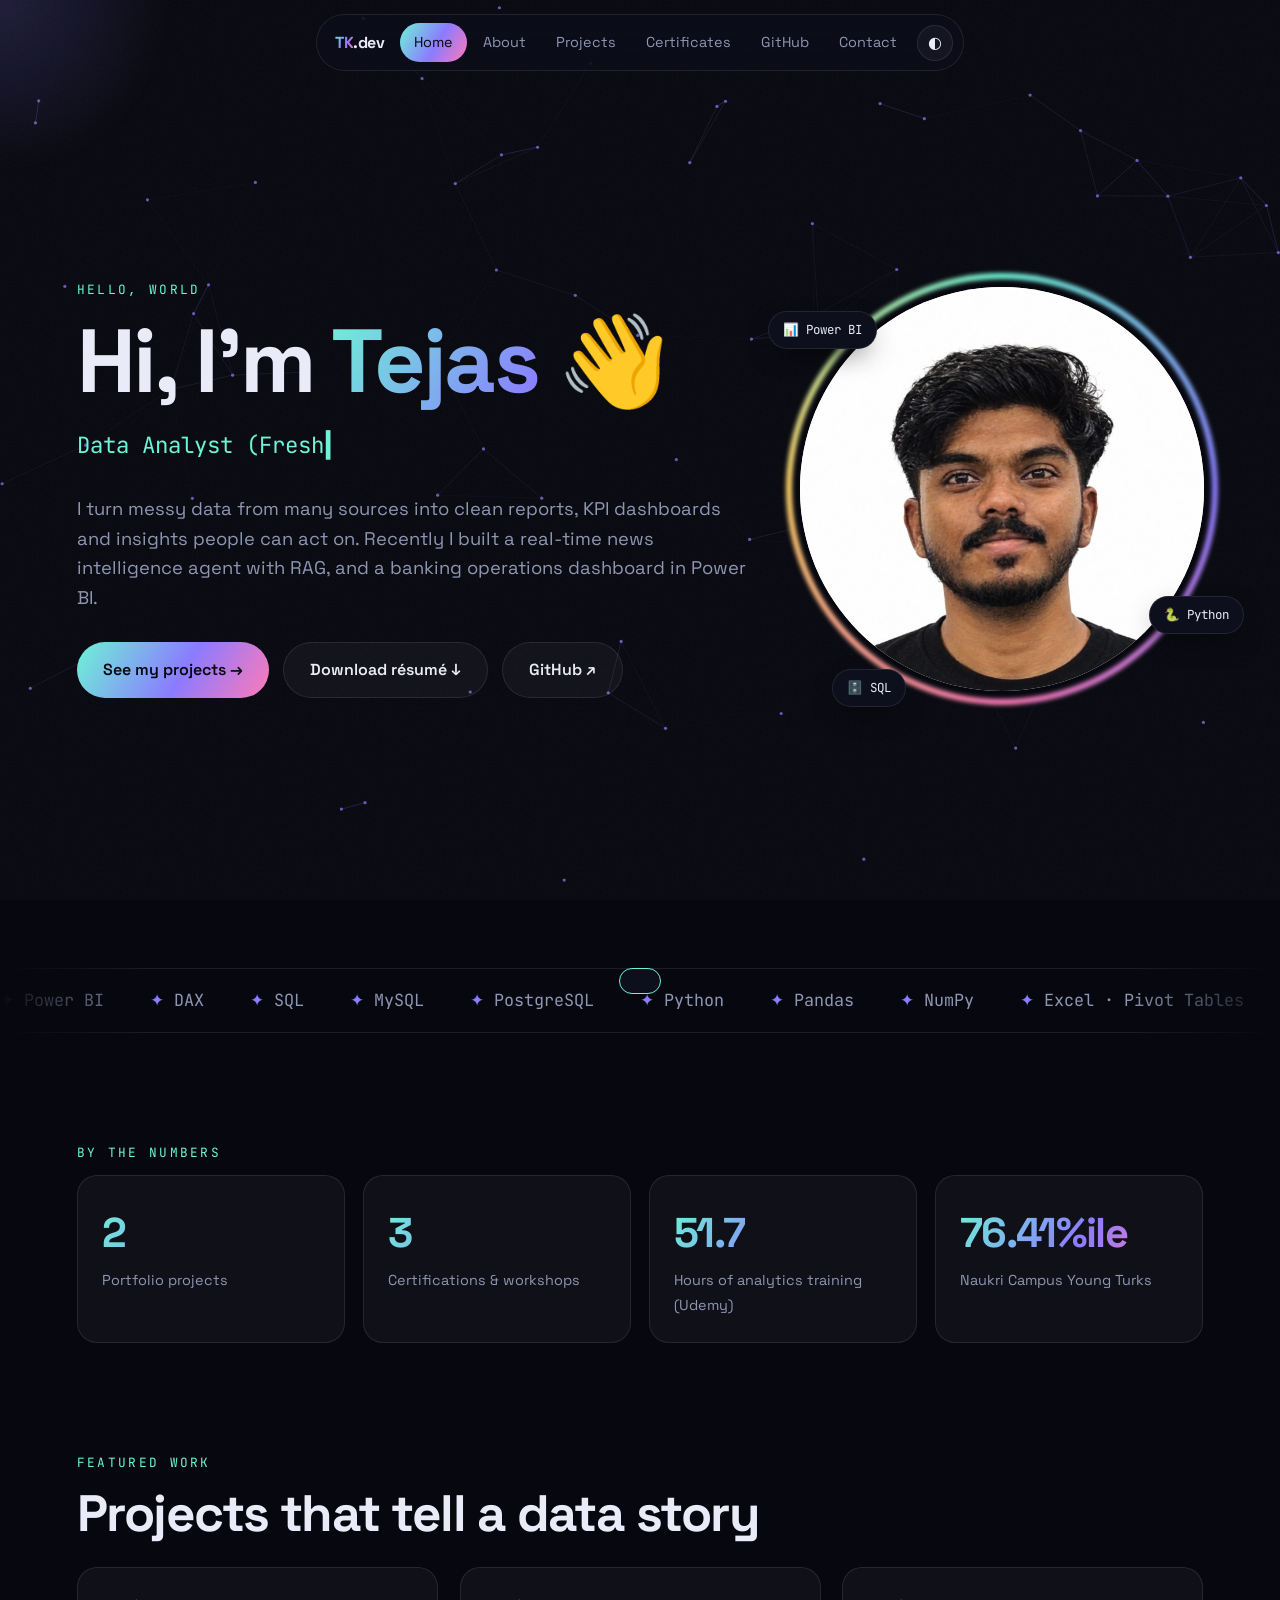
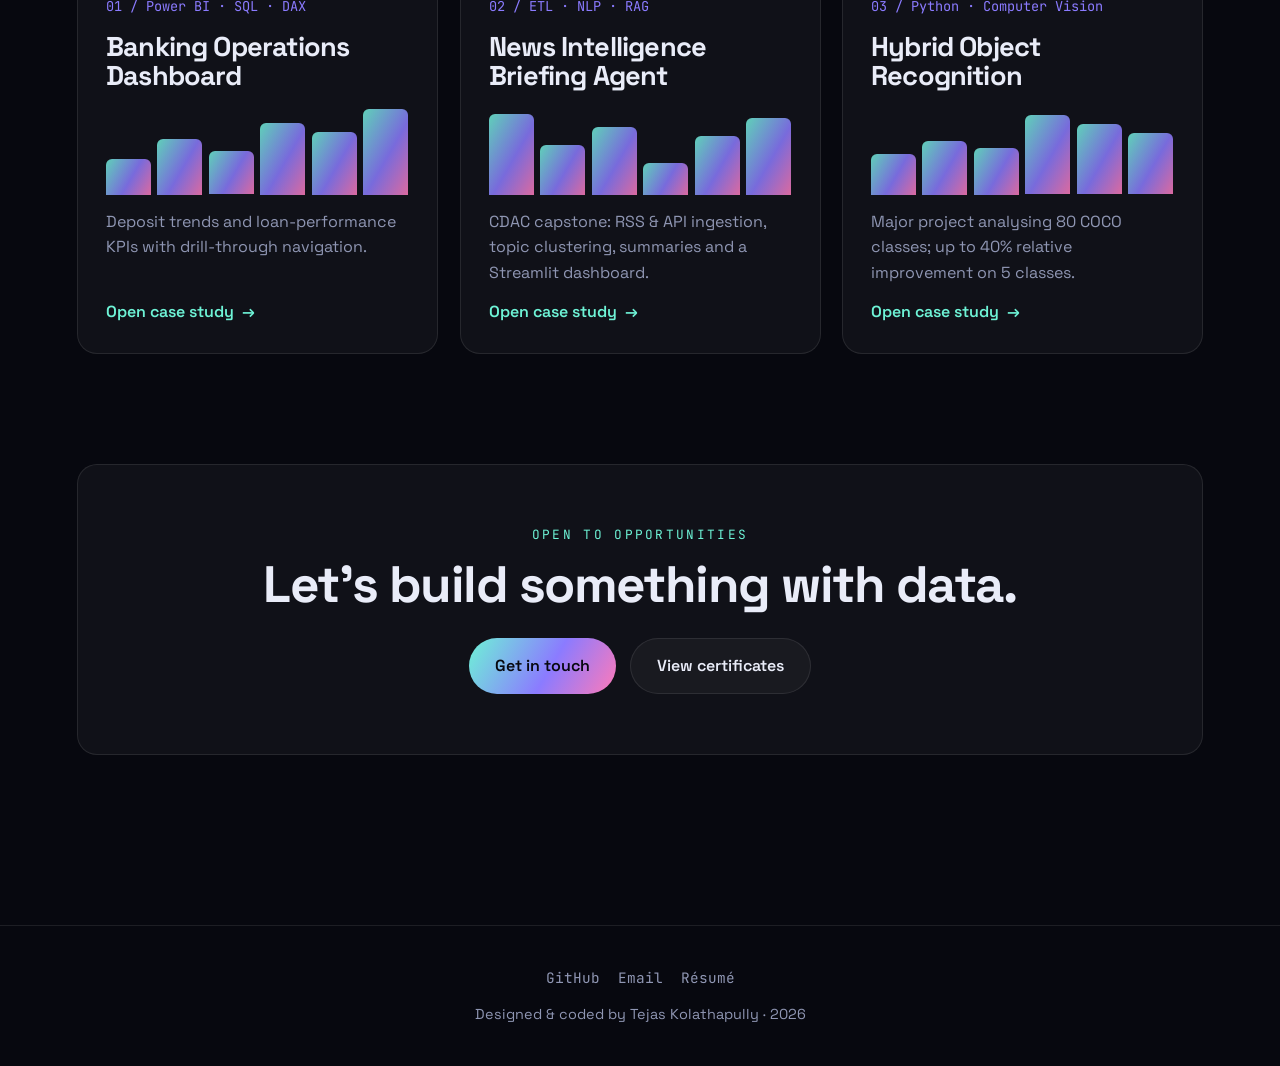
<file: index.html>
<!doctype html>
<html lang="en" data-theme="dark">
<head>
<meta charset="utf-8"><meta name="viewport" content="width=device-width,initial-scale=1">
<title>Tejas Kolathapully — Data Analyst &amp; Data Science Enthusiast</title>
<meta name="description" content="Portfolio of Tejas Kolathapully: Power BI, SQL, Python, ETL and analytics projects.">
<link rel="preconnect" href="https://fonts.googleapis.com"><link rel="preconnect" href="https://fonts.gstatic.com" crossorigin>
<link href="https://fonts.googleapis.com/css2?family=JetBrains+Mono:wght@400;600&family=Space+Grotesk:wght@400;500;700&display=swap" rel="stylesheet">
<link rel="stylesheet" href="style.css">
</head>
<body>
<main>
  <section class="hero">
    <div>
      <div class="eyebrow">Hello, world</div>
      <h1>Hi, I'm <span class="grad">Tejas</span> <span class="wave">👋</span></h1>
      <div class="typed" data-typed="Data Analyst (Fresher)|Power BI &amp; DAX dashboards|SQL &amp; ETL pipelines|Python · Pandas · NumPy|CDAC PG-CP BDA graduate"></div>
      <p class="lead">I turn messy data from many sources into clean reports, KPI dashboards and insights people can act on. Recently I built a real-time news intelligence agent with RAG, and a banking operations dashboard in Power BI.</p>
      <div class="row" style="margin-top:30px">
        <a class="btn primary" href="projects.html">See my projects →</a>
        <a class="btn" href="assets/Kolathapully_Tejas_resume.pdf" target="_blank">Download résumé ↓</a>
        <a class="btn" href="https://github.com/Tejaskolathapully" target="_blank" rel="noopener">GitHub ↗</a>
      </div>
    </div>
    <div class="photo-wrap tilt">
      <div class="ring"></div>
      <img src="assets/photo.jpg" alt="Portrait of Tejas Kolathapully">
      <span class="float-chip">📊 Power BI</span><span class="float-chip">🐍 Python</span><span class="float-chip">🗄️ SQL</span>
    </div>
  </section>

  <div class="marquee"><div class="track" id="mq"></div></div>

  <section>
    <div class="eyebrow reveal">By the numbers</div>
    <div class="stats">
      <div class="stat reveal"><b data-count="3">0</b><span>Portfolio projects</span></div>
      <div class="stat reveal d1"><b data-count="4">0</b><span>Certifications &amp; workshops</span></div>
      <div class="stat reveal d2"><b data-count="67.5" data-dec="1">0</b><span>Hours of analytics training (Udemy)</span></div>
      <div class="stat reveal d3"><b data-count="99.76" data-dec="2" data-suffix="%ile">0</b><span>Naukri Campus Young Turks</span></div>
    </div>
  </section>

  <section>
    <div class="eyebrow reveal">Featured work</div>
    <h2 class="reveal">Projects that tell a data story</h2>
    <div class="grid g3">
      <a class="card proj tilt reveal" href="project-banking.html">
        <span class="num">01 / Power BI · SQL · DAX</span><h3>Banking Operations Dashboard</h3>
        <div class="viz"><u style="--h:40%"></u><u style="--h:62%"></u><u style="--h:48%"></u><u style="--h:80%"></u><u style="--h:70%"></u><u style="--h:95%"></u></div>
        <p class="muted">Deposit trends and loan-performance KPIs with drill-through navigation.</p><span class="go">Open case study <i>→</i></span>
      </a>
      <a class="card proj tilt reveal d1" href="project-news.html">
        <span class="num">02 / ETL · NLP · RAG</span><h3>News Intelligence Briefing Agent</h3>
        <div class="viz"><u style="--h:90%"></u><u style="--h:55%"></u><u style="--h:75%"></u><u style="--h:35%"></u><u style="--h:65%"></u><u style="--h:85%"></u></div>
        <p class="muted">CDAC capstone: RSS &amp; API ingestion, topic clustering, summaries and a Streamlit dashboard.</p><span class="go">Open case study <i>→</i></span>
      </a>
      <a class="card proj tilt reveal d2" href="project-vision.html">
        <span class="num">03 / Python · Computer Vision</span><h3>Hybrid Object Recognition</h3>
        <div class="viz"><u style="--h:45%"></u><u style="--h:60%"></u><u style="--h:52%"></u><u style="--h:88%"></u><u style="--h:78%"></u><u style="--h:68%"></u></div>
        <p class="muted">Major project analysing 80 COCO classes; up to 40% relative improvement on 5 classes.</p><span class="go">Open case study <i>→</i></span>
      </a>
    </div>
  </section>

  <section class="card reveal" style="text-align:center;padding:60px 24px">
    <div class="eyebrow">Open to opportunities</div>
    <h2>Let's build something with data.</h2>
    <div class="row" style="justify-content:center"><a class="btn primary" href="contact.html">Get in touch</a><a class="btn" href="certificates.html">View certificates</a></div>
  </section>
</main>
<script>
  const sk=['Power BI','DAX','SQL','MySQL','PostgreSQL','Python','Pandas','NumPy','Excel · Pivot Tables','Tableau','ETL','EDA','Streamlit','RAG','Git & GitHub','Data Validation'];
  document.getElementById('mq').innerHTML=[...sk,...sk].map(s=>`<span>${s}</span>`).join('');
</script>
<script src="main.js"></script>
</body>
</html>
</file>
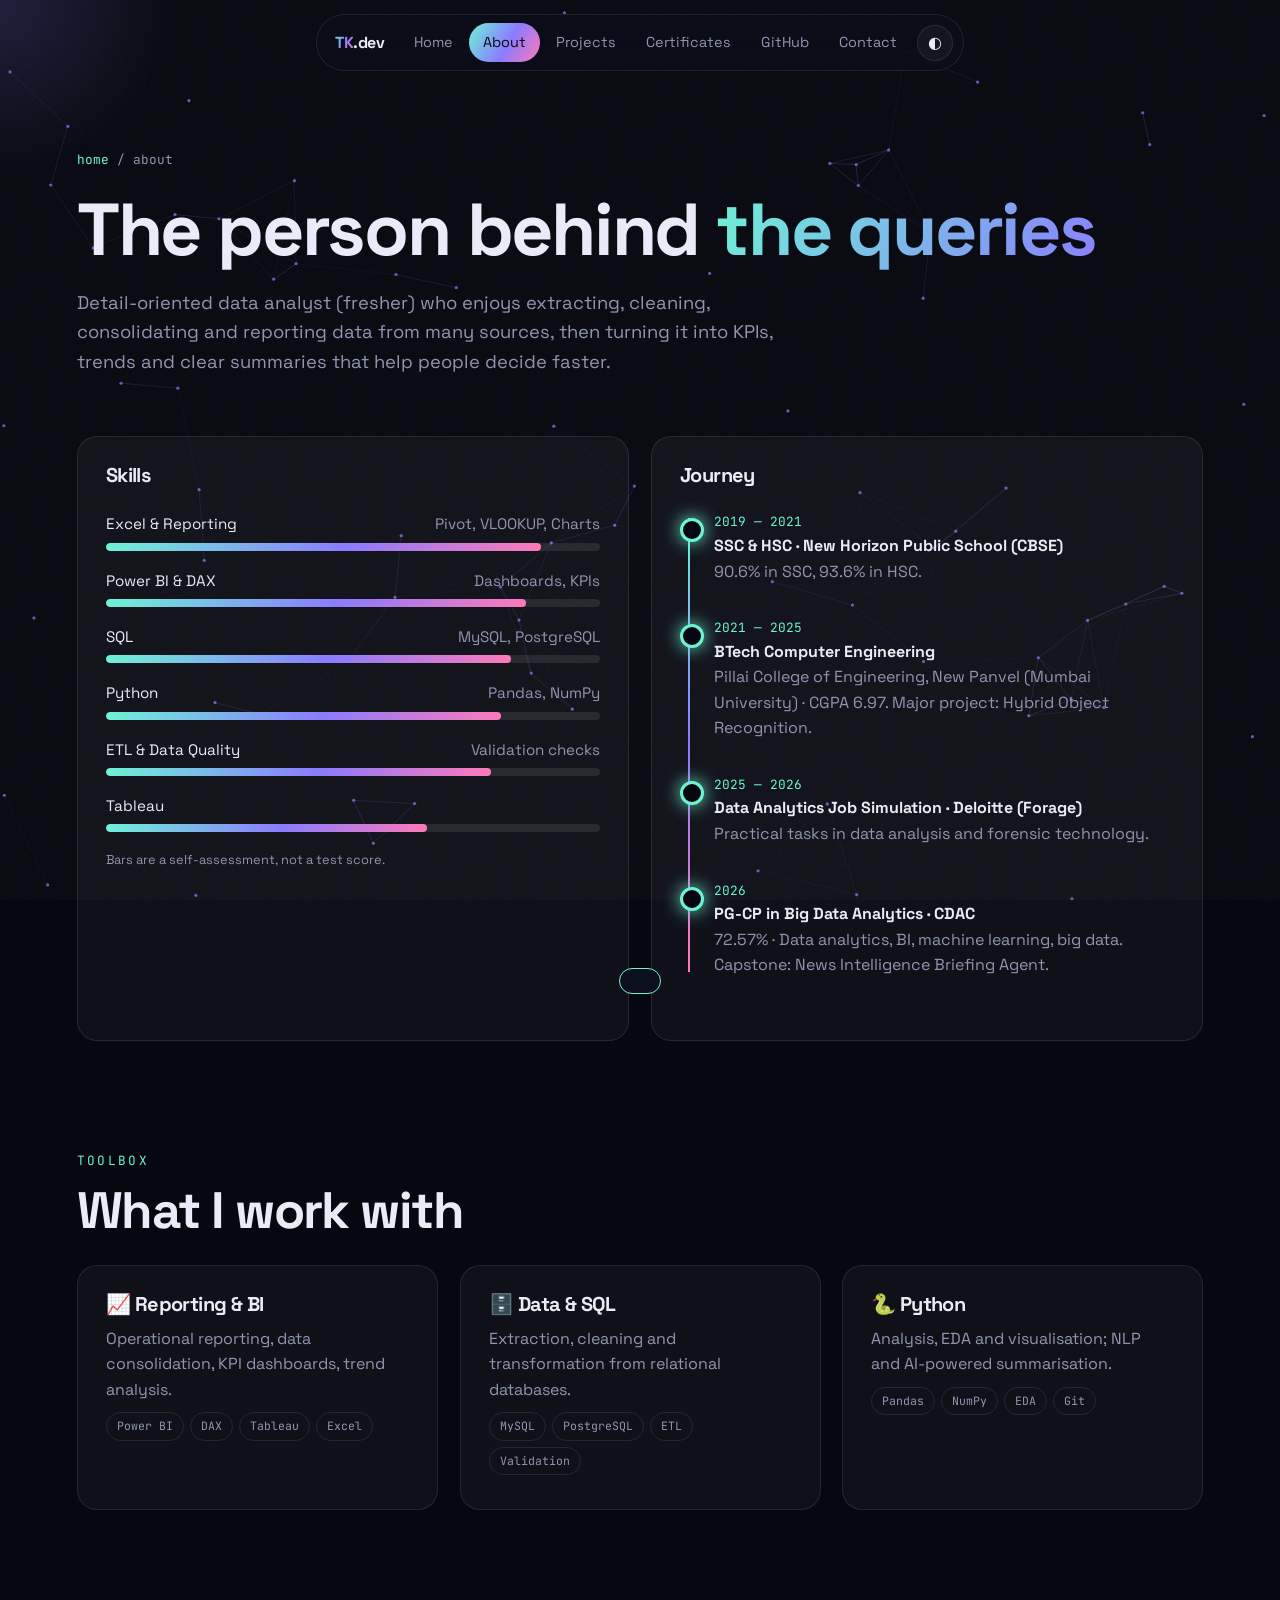
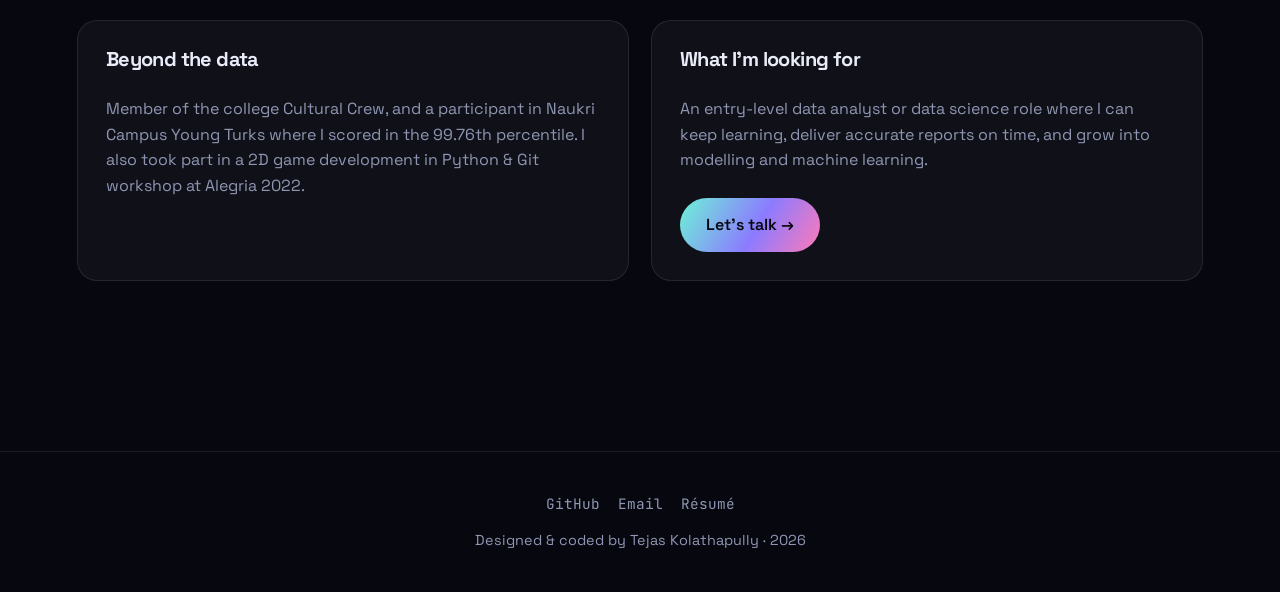
<file: about.html>
<!doctype html>
<html lang="en" data-theme="dark">
<head>
<meta charset="utf-8"><meta name="viewport" content="width=device-width,initial-scale=1">
<title>About — Tejas Kolathapully</title>
<link rel="preconnect" href="https://fonts.googleapis.com"><link rel="preconnect" href="https://fonts.gstatic.com" crossorigin>
<link href="https://fonts.googleapis.com/css2?family=JetBrains+Mono:wght@400;600&family=Space+Grotesk:wght@400;500;700&display=swap" rel="stylesheet">
<link rel="stylesheet" href="style.css">
</head>
<body>
<main>
  <div class="page-hero">
    <div class="crumbs"><a href="index.html">home</a> / about</div>
    <h1 class="reveal">The person behind <span class="grad">the queries</span></h1>
    <p class="lead reveal d1" style="margin-top:18px">Detail-oriented data analyst (fresher) who enjoys extracting, cleaning, consolidating and reporting data from many sources, then turning it into KPIs, trends and clear summaries that help people decide faster.</p>
  </div>

  <section class="grid g2">
    <div class="card reveal">
      <h3>Skills</h3><br>
      <div class="skill"><div class="top"><span>Excel &amp; Reporting</span><span class="muted">Pivot, VLOOKUP, Charts</span></div><div class="bar"><i data-w="88"></i></div></div>
      <div class="skill"><div class="top"><span>Power BI &amp; DAX</span><span class="muted">Dashboards, KPIs</span></div><div class="bar"><i data-w="85"></i></div></div>
      <div class="skill"><div class="top"><span>SQL</span><span class="muted">MySQL, PostgreSQL</span></div><div class="bar"><i data-w="82"></i></div></div>
      <div class="skill"><div class="top"><span>Python</span><span class="muted">Pandas, NumPy</span></div><div class="bar"><i data-w="80"></i></div></div>
      <div class="skill"><div class="top"><span>ETL &amp; Data Quality</span><span class="muted">Validation checks</span></div><div class="bar"><i data-w="78"></i></div></div>
      <div class="skill"><div class="top"><span>Tableau</span></div><div class="bar"><i data-w="65"></i></div></div>
      <p class="muted" style="font-size:.8rem;margin-top:10px">Bars are a self-assessment, not a test score.</p>
    </div>
    <div class="card reveal d1">
      <h3>Journey</h3><br>
      <div class="timeline">
        <div class="tl"><div class="when">2019 — 2021</div><b>SSC &amp; HSC · New Horizon Public School (CBSE)</b><p class="muted">90.6% in SSC, 93.6% in HSC.</p></div>
        <div class="tl"><div class="when">2021 — 2025</div><b>BTech Computer Engineering</b><p class="muted">Pillai College of Engineering, New Panvel (Mumbai University) · CGPA 6.97. Major project: Hybrid Object Recognition.</p></div>
        <div class="tl"><div class="when">2025 — 2026</div><b>Data Analytics Job Simulation · Deloitte (Forage)</b><p class="muted">Practical tasks in data analysis and forensic technology.</p></div>
        <div class="tl"><div class="when">2026</div><b>PG-CP in Big Data Analytics · CDAC</b><p class="muted">72.57% · Data analytics, BI, machine learning, big data. Capstone: News Intelligence Briefing Agent.</p></div>
      </div>
    </div>
  </section>

  <section>
    <div class="eyebrow reveal">Toolbox</div><h2 class="reveal">What I work with</h2>
    <div class="grid g3">
      <div class="card tilt reveal"><h3>📈 Reporting &amp; BI</h3><p class="muted" style="margin:10px 0">Operational reporting, data consolidation, KPI dashboards, trend analysis.</p><span class="tag">Power BI</span><span class="tag">DAX</span><span class="tag">Tableau</span><span class="tag">Excel</span></div>
      <div class="card tilt reveal d1"><h3>🗄️ Data &amp; SQL</h3><p class="muted" style="margin:10px 0">Extraction, cleaning and transformation from relational databases.</p><span class="tag">MySQL</span><span class="tag">PostgreSQL</span><span class="tag">ETL</span><span class="tag">Validation</span></div>
      <div class="card tilt reveal d2"><h3>🐍 Python</h3><p class="muted" style="margin:10px 0">Analysis, EDA and visualisation; NLP and AI-powered summarisation.</p><span class="tag">Pandas</span><span class="tag">NumPy</span><span class="tag">EDA</span><span class="tag">Git</span></div>
    </div>
  </section>

  <section class="grid g2">
    <div class="card reveal"><h3>Beyond the data</h3><br>
      <p class="muted">Member of the college Cultural Crew, and a participant in Naukri Campus Young Turks where I scored in the 99.76th percentile. I also took part in a 2D game development in Python &amp; Git workshop at Alegria 2022.</p></div>
    <div class="card reveal d1"><h3>What I'm looking for</h3><br>
      <p class="muted">An entry-level data analyst or data science role where I can keep learning, deliver accurate reports on time, and grow into modelling and machine learning.</p>
      <br><a class="btn primary" href="contact.html">Let's talk →</a></div>
  </section>
</main>
<script src="main.js"></script>
</body>
</html>
</file>
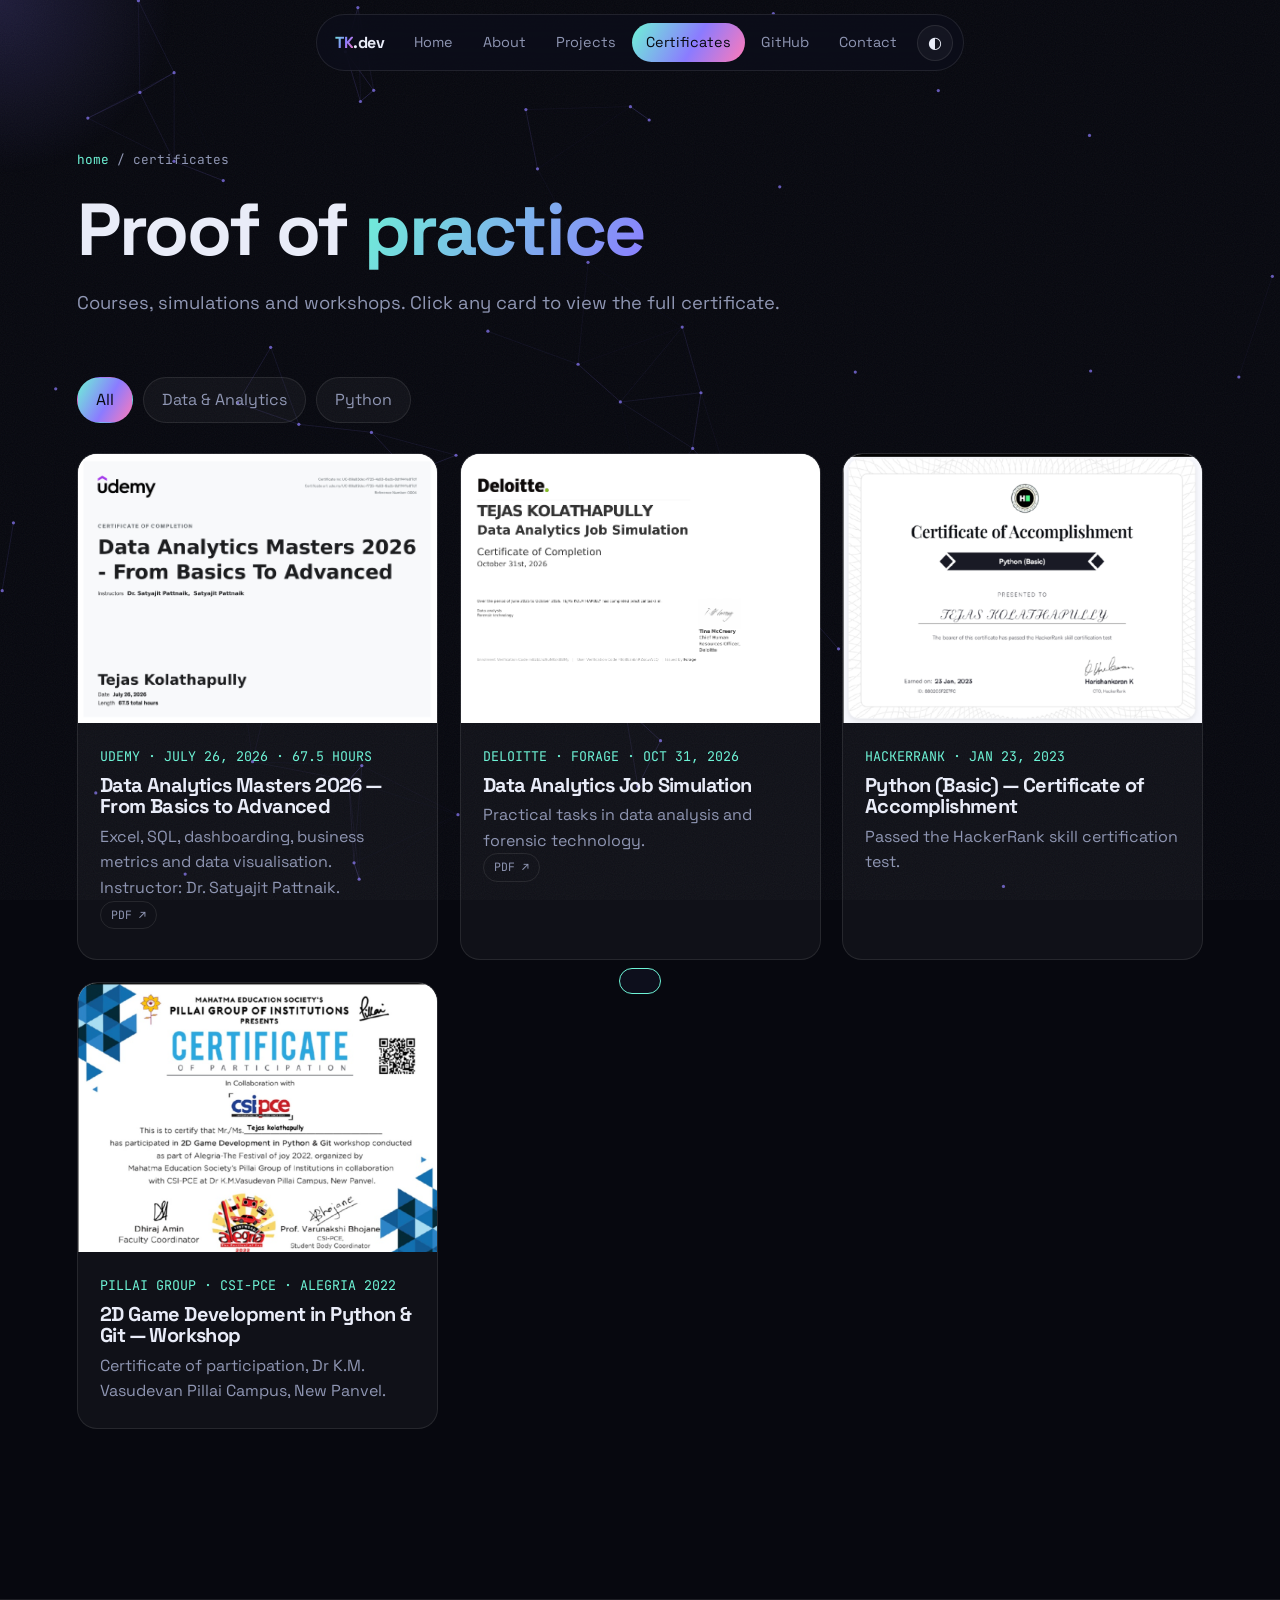
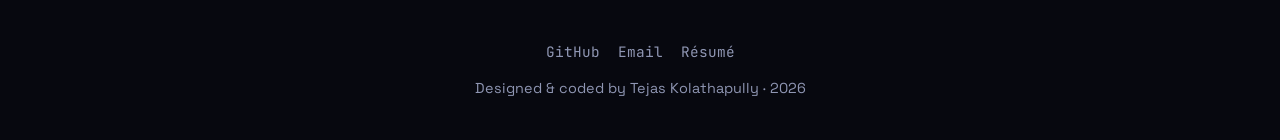
<file: certificates.html>
<!doctype html>
<html lang="en" data-theme="dark">
<head>
<meta charset="utf-8"><meta name="viewport" content="width=device-width,initial-scale=1">
<title>Certificates — Tejas Kolathapully</title>
<link rel="preconnect" href="https://fonts.googleapis.com"><link rel="preconnect" href="https://fonts.gstatic.com" crossorigin>
<link href="https://fonts.googleapis.com/css2?family=JetBrains+Mono:wght@400;600&family=Space+Grotesk:wght@400;500;700&display=swap" rel="stylesheet">
<link rel="stylesheet" href="style.css">
</head>
<body>
<main>
  <div class="page-hero">
    <div class="crumbs"><a href="index.html">home</a> / certificates</div>
    <h1 class="reveal">Proof of <span class="grad">practice</span></h1>
    <p class="lead reveal d1" style="margin-top:18px">Courses, simulations and workshops. Click any card to view the full certificate.</p>
  </div>

  <div class="filters reveal">
    <button class="on" data-f="all">All</button><button data-f="data">Data &amp; Analytics</button><button data-f="python">Python</button>
  </div>

  <section class="grid g2">
    <div class="card cert tilt reveal" data-cat="data" data-full="assets/certs/udemy-data-analytics-masters.png">
      <div class="img"><img src="assets/certs/udemy-data-analytics-masters.png" alt="Udemy certificate"></div>
      <div class="meta"><small>UDEMY · JULY 26, 2026 · 67.5 HOURS</small><h3>Data Analytics Masters 2026 — From Basics to Advanced</h3>
        <p class="muted">Excel, SQL, dashboarding, business metrics and data visualisation. Instructor: Dr. Satyajit Pattnaik.</p>
        <a class="tag" href="assets/certs/udemy-data-analytics-masters.pdf" target="_blank" onclick="event.stopPropagation()">PDF ↗</a></div>
    </div>
    <div class="card cert tilt reveal d1" data-cat="data" data-full="assets/certs/deloitte-data-analytics-simulation.png">
      <div class="img"><img src="assets/certs/deloitte-data-analytics-simulation.png" alt="Deloitte job simulation certificate"></div>
      <div class="meta"><small>DELOITTE · FORAGE · OCT 31, 2026</small><h3>Data Analytics Job Simulation</h3>
        <p class="muted">Practical tasks in data analysis and forensic technology.</p>
        <a class="tag" href="assets/certs/deloitte-data-analytics-simulation.pdf" target="_blank" onclick="event.stopPropagation()">PDF ↗</a></div>
    </div>
    <div class="card cert tilt reveal" data-cat="python" data-full="assets/certs/hackerrank-python-basic.png">
      <div class="img"><img src="assets/certs/hackerrank-python-basic.png" alt="HackerRank Python Basic certificate"></div>
      <div class="meta"><small>HACKERRANK · JAN 23, 2023</small><h3>Python (Basic) — Certificate of Accomplishment</h3><p class="muted">Passed the HackerRank skill certification test.</p></div>
    </div>
    <div class="card cert tilt reveal d1" data-cat="python" data-full="assets/certs/alegria-2d-game-dev.png">
      <div class="img"><img src="assets/certs/alegria-2d-game-dev.png" alt="Alegria workshop certificate"></div>
      <div class="meta"><small>PILLAI GROUP · CSI-PCE · ALEGRIA 2022</small><h3>2D Game Development in Python &amp; Git — Workshop</h3><p class="muted">Certificate of participation, Dr K.M. Vasudevan Pillai Campus, New Panvel.</p></div>
    </div>
  </section>
</main>
<script src="main.js"></script>
</body>
</html>
</file>
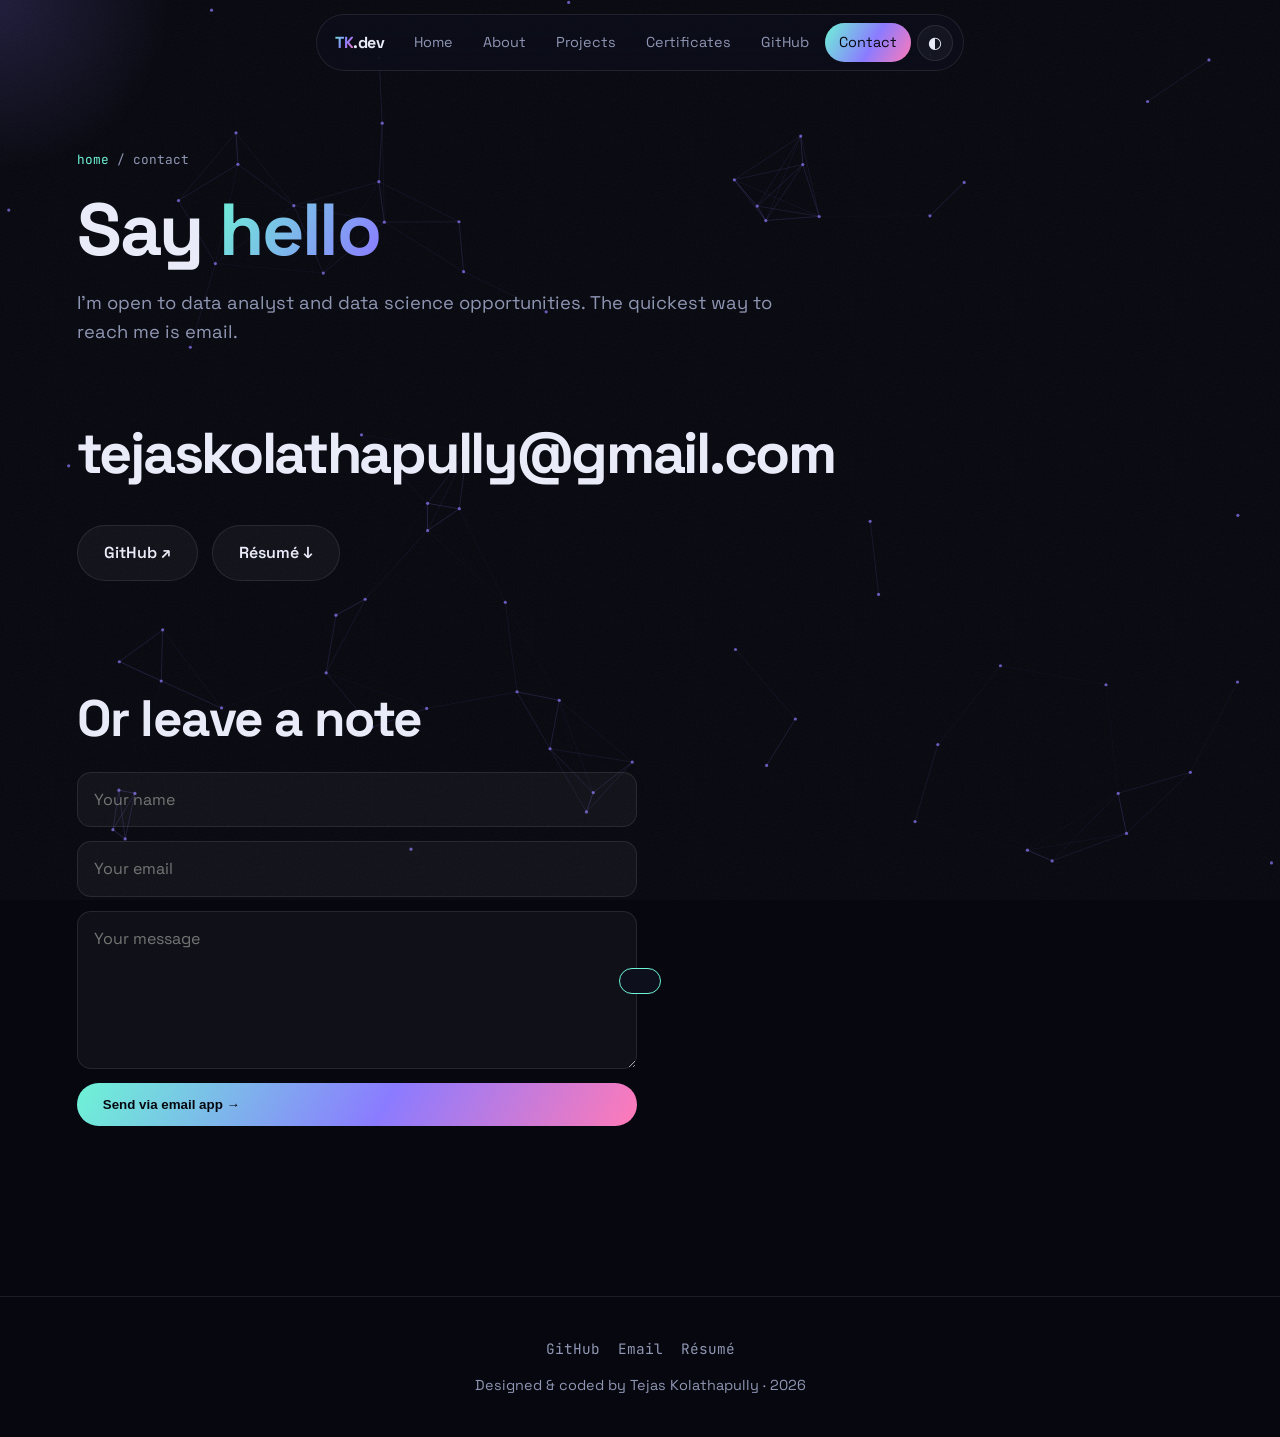
<file: contact.html>
<!doctype html>
<html lang="en" data-theme="dark">
<head>
<meta charset="utf-8"><meta name="viewport" content="width=device-width,initial-scale=1">
<title>Contact — Tejas Kolathapully</title>
<link rel="preconnect" href="https://fonts.googleapis.com"><link rel="preconnect" href="https://fonts.gstatic.com" crossorigin>
<link href="https://fonts.googleapis.com/css2?family=JetBrains+Mono:wght@400;600&family=Space+Grotesk:wght@400;500;700&display=swap" rel="stylesheet">
<link rel="stylesheet" href="style.css">
</head>
<body>
<main>
  <div class="page-hero">
    <div class="crumbs"><a href="index.html">home</a> / contact</div>
    <h1 class="reveal">Say <span class="grad">hello</span></h1>
    <p class="lead reveal d1" style="margin-top:18px">I'm open to data analyst and data science opportunities. The quickest way to reach me is email.</p>
  </div>
  <section class="reveal"><a class="big-mail" href="mailto:tejaskolathapully@gmail.com">tejaskolathapully@gmail.com</a>
    <div class="row" style="margin-top:26px"><a class="btn" href="https://github.com/Tejaskolathapully" target="_blank" rel="noopener">GitHub ↗</a><a class="btn" href="assets/resume.pdf" target="_blank">Résumé ↓</a></div></section>
  <section class="reveal">
    <h2>Or leave a note</h2>
    <form class="contact">
      <input name="name" placeholder="Your name" required><input name="email" type="email" placeholder="Your email" required>
      <textarea name="msg" rows="5" placeholder="Your message" required></textarea>
      <button class="btn primary" type="submit">Send via email app →</button>
    </form>
  </section>
</main>
<script src="main.js"></script>
</body>
</html>
</file>
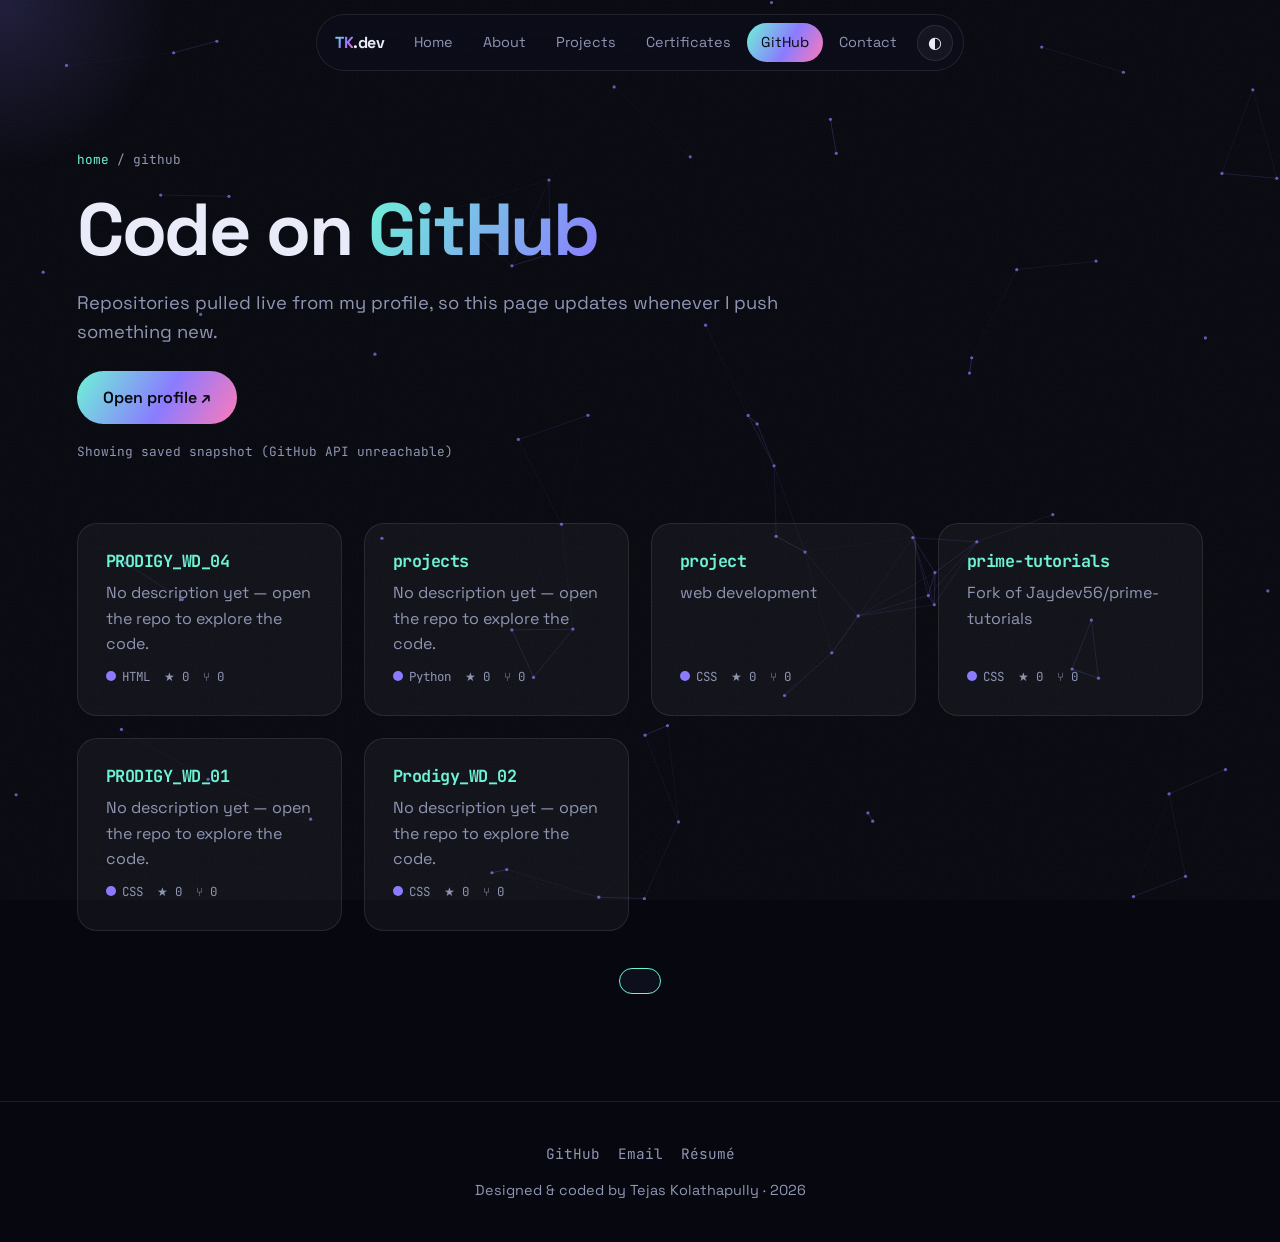
<file: github.html>
<!doctype html>
<html lang="en" data-theme="dark">
<head>
<meta charset="utf-8"><meta name="viewport" content="width=device-width,initial-scale=1">
<title>GitHub — Tejas Kolathapully</title>
<link rel="preconnect" href="https://fonts.googleapis.com"><link rel="preconnect" href="https://fonts.gstatic.com" crossorigin>
<link href="https://fonts.googleapis.com/css2?family=JetBrains+Mono:wght@400;600&family=Space+Grotesk:wght@400;500;700&display=swap" rel="stylesheet">
<link rel="stylesheet" href="style.css">
</head>
<body>
<main>
  <div class="page-hero">
    <div class="crumbs"><a href="index.html">home</a> / github</div>
    <h1 class="reveal">Code on <span class="grad">GitHub</span></h1>
    <p class="lead reveal d1" style="margin-top:18px">Repositories pulled live from my profile, so this page updates whenever I push something new.</p>
    <div class="row" style="margin-top:24px"><a class="btn primary" href="https://github.com/Tejaskolathapully" target="_blank" rel="noopener">Open profile ↗</a></div>
    <p class="muted" id="repo-status" style="margin-top:18px;font-family:var(--mono);font-size:.8rem">Loading repositories…</p>
  </div>
  <section><div class="grid g3" id="repos"></div></section>
</main>
<script src="main.js"></script>
</body>
</html>
</file>
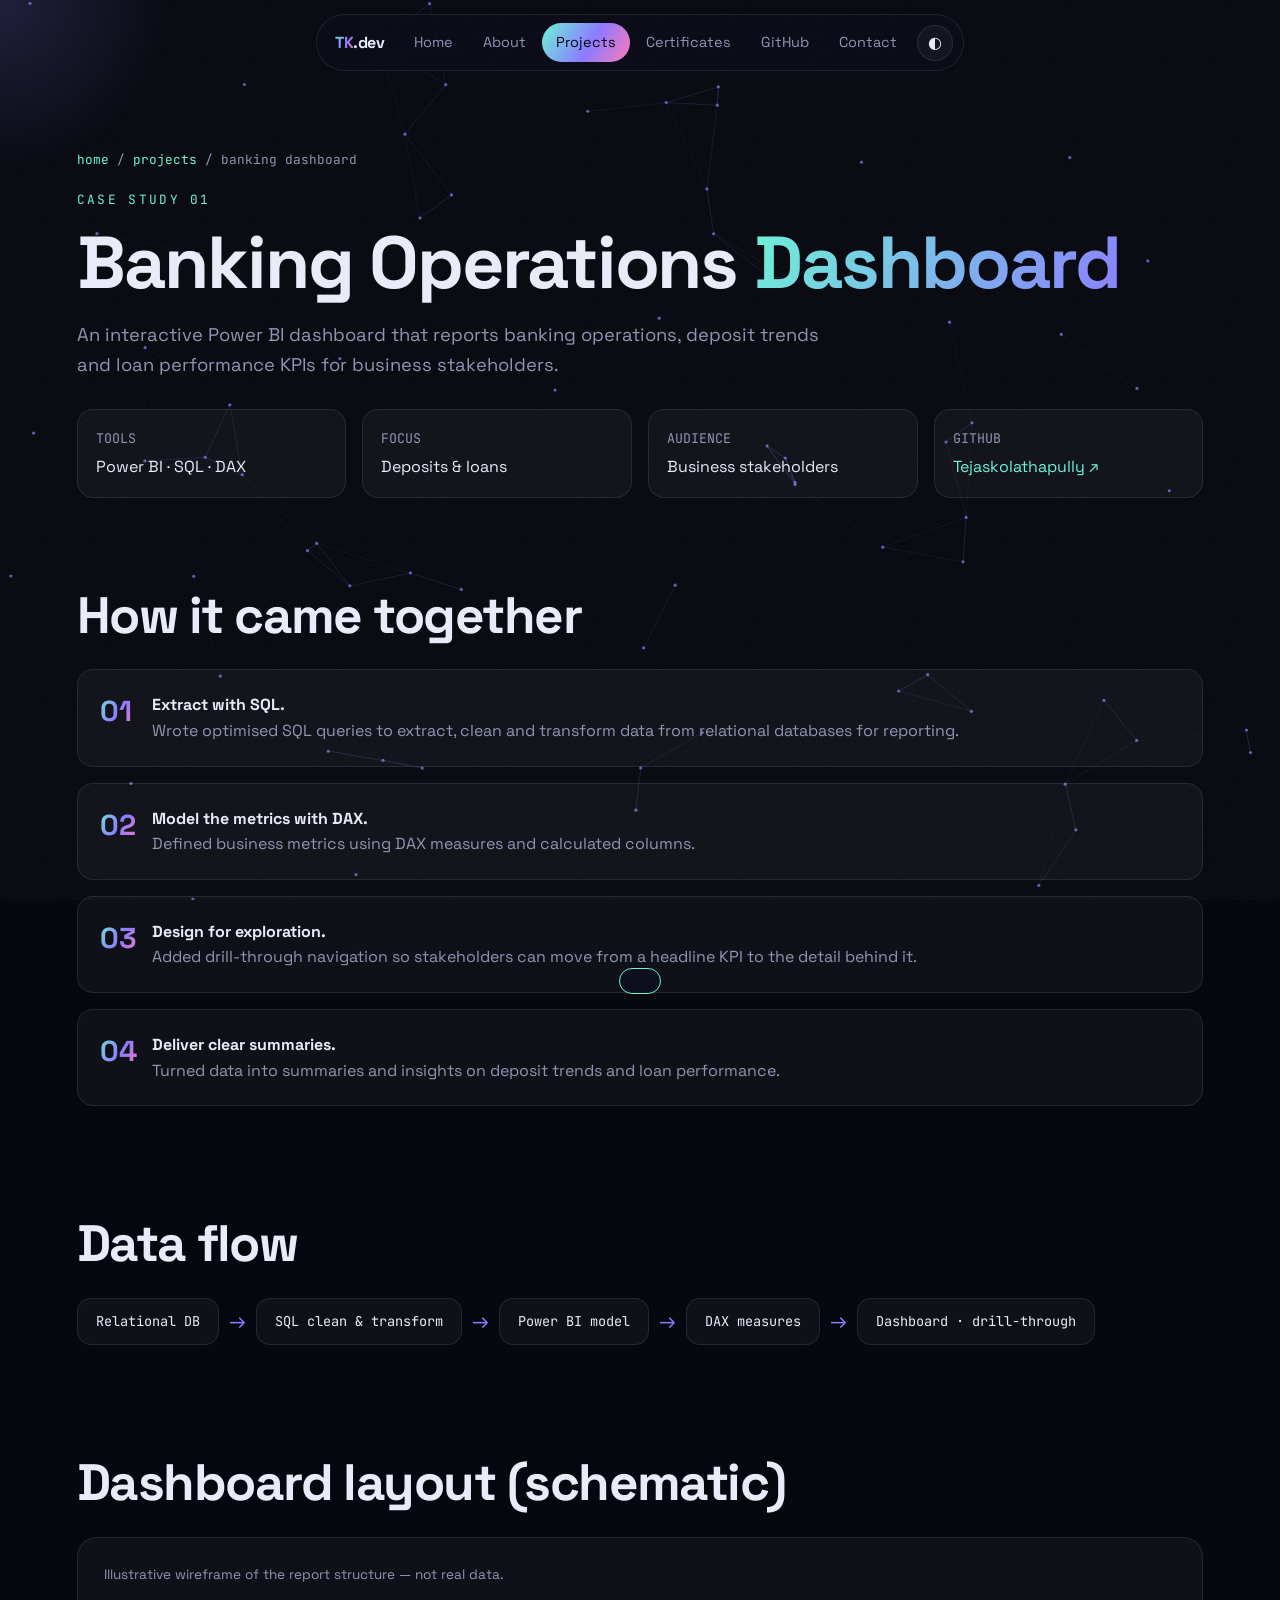
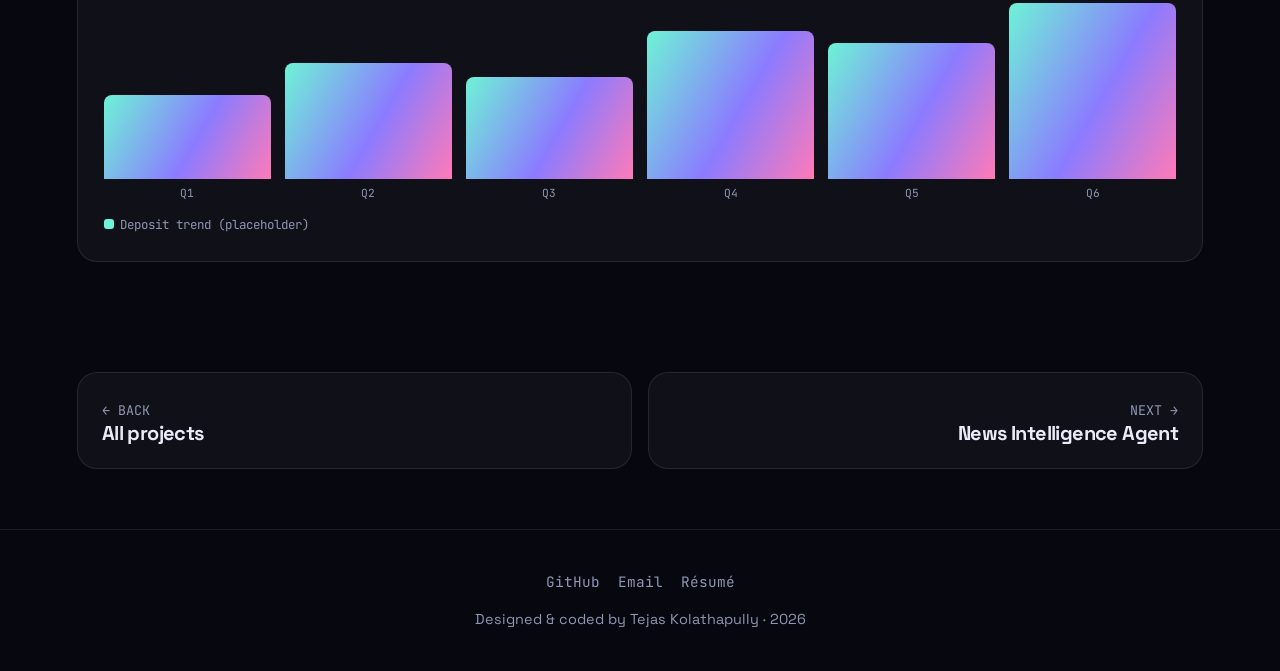
<file: project-banking.html>
<!doctype html>
<html lang="en" data-theme="dark">
<head>
<meta charset="utf-8"><meta name="viewport" content="width=device-width,initial-scale=1">
<title>Banking Operations Dashboard — Tejas Kolathapully</title>
<link rel="preconnect" href="https://fonts.googleapis.com"><link rel="preconnect" href="https://fonts.gstatic.com" crossorigin>
<link href="https://fonts.googleapis.com/css2?family=JetBrains+Mono:wght@400;600&family=Space+Grotesk:wght@400;500;700&display=swap" rel="stylesheet">
<link rel="stylesheet" href="style.css">
</head>
<body>
<main>
  <div class="page-hero">
    <div class="crumbs"><a href="index.html">home</a> / <a href="projects.html">projects</a> / banking dashboard</div>
    <div class="eyebrow">Case study 01</div>
    <h1 class="reveal">Banking Operations <span class="grad">Dashboard</span></h1>
    <p class="lead reveal d1" style="margin-top:18px">An interactive Power BI dashboard that reports banking operations, deposit trends and loan performance KPIs for business stakeholders.</p>
    <div class="kv reveal"><div><small>TOOLS</small>Power BI · SQL · DAX</div><div><small>FOCUS</small>Deposits &amp; loans</div><div><small>AUDIENCE</small>Business stakeholders</div><div><small>GITHUB</small><a href="https://github.com/Tejaskolathapully" target="_blank" rel="noopener" style="color:var(--a1)">Tejaskolathapully ↗</a></div></div>
  </div>

  <section>
    <h2 class="reveal">How it came together</h2>
    <ol class="steps">
      <li class="reveal"><b>Extract with SQL.</b><p class="muted">Wrote optimised SQL queries to extract, clean and transform data from relational databases for reporting.</p></li>
      <li class="reveal d1"><b>Model the metrics with DAX.</b><p class="muted">Defined business metrics using DAX measures and calculated columns.</p></li>
      <li class="reveal d2"><b>Design for exploration.</b><p class="muted">Added drill-through navigation so stakeholders can move from a headline KPI to the detail behind it.</p></li>
      <li class="reveal d3"><b>Deliver clear summaries.</b><p class="muted">Turned data into summaries and insights on deposit trends and loan performance.</p></li>
    </ol>
  </section>

  <section>
    <h2 class="reveal">Data flow</h2>
    <div class="flow reveal"><span class="n">Relational DB</span><span class="arr">→</span><span class="n">SQL clean &amp; transform</span><span class="arr">→</span><span class="n">Power BI model</span><span class="arr">→</span><span class="n">DAX measures</span><span class="arr">→</span><span class="n">Dashboard · drill-through</span></div>
  </section>

  <section class="reveal">
    <h2>Dashboard layout (schematic)</h2>
    <div class="chartbox">
      <p class="muted" style="font-size:.85rem">Illustrative wireframe of the report structure — not real data.</p>
      <div class="bars" style="margin-top:18px">
        <div class="b"><u style="--h:42%"></u><span>Q1</span></div><div class="b"><u style="--h:58%"></u><span>Q2</span></div><div class="b"><u style="--h:51%"></u><span>Q3</span></div><div class="b"><u style="--h:74%"></u><span>Q4</span></div><div class="b"><u style="--h:68%"></u><span>Q5</span></div><div class="b"><u style="--h:90%"></u><span>Q6</span></div>
      </div>
      <div class="legend"><span><i></i>Deposit trend (placeholder)</span></div>
    </div>
  </section>

  <div class="pn"><a href="projects.html"><small>← BACK</small><h3>All projects</h3></a><a href="project-news.html" style="text-align:right"><small>NEXT →</small><h3>News Intelligence Agent</h3></a></div>
</main>
<script src="main.js"></script>
</body>
</html>
</file>
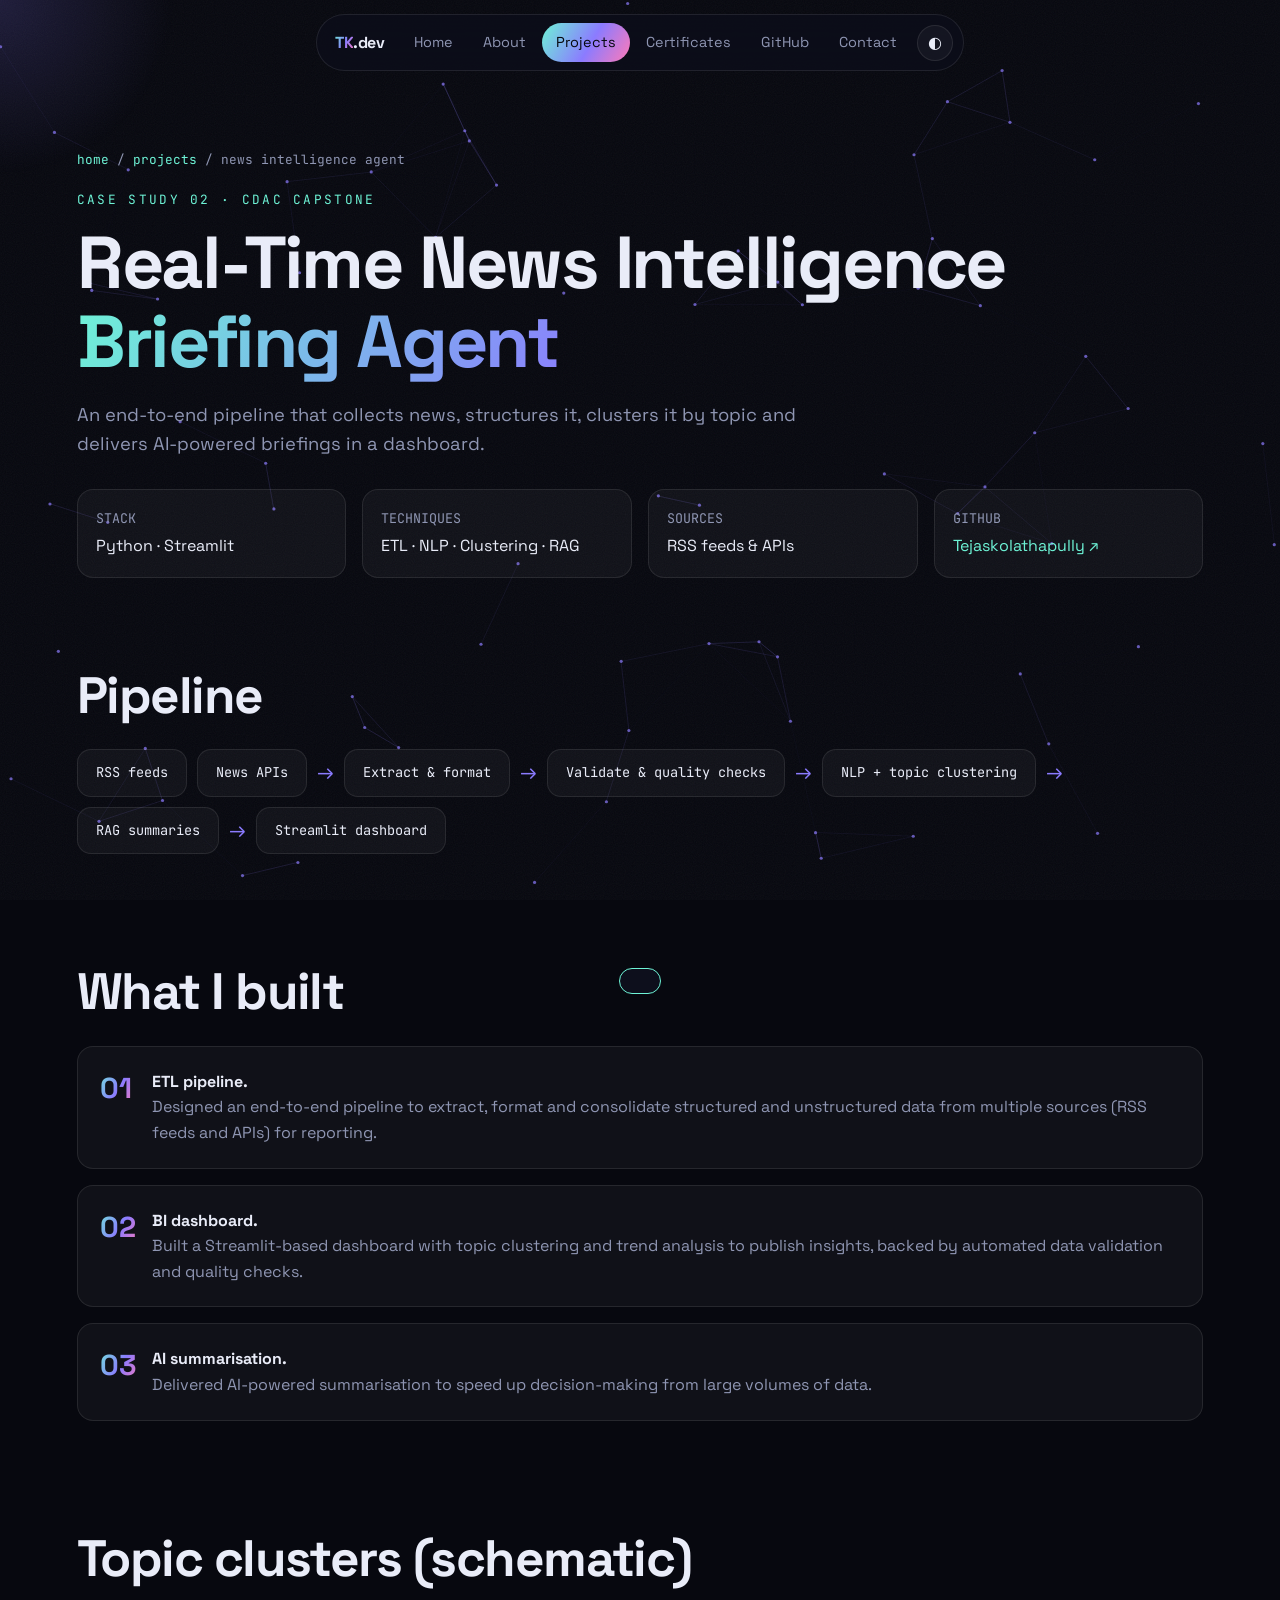
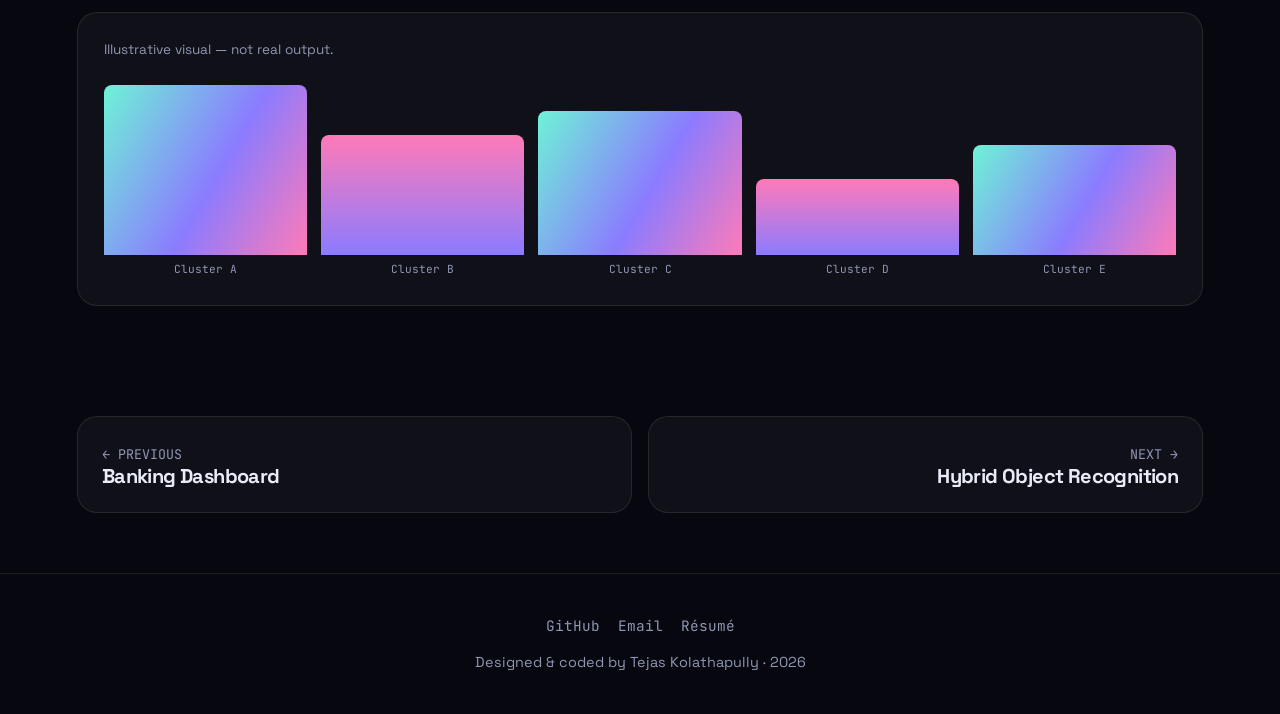
<file: project-news.html>
<!doctype html>
<html lang="en" data-theme="dark">
<head>
<meta charset="utf-8"><meta name="viewport" content="width=device-width,initial-scale=1">
<title>News Intelligence Briefing Agent — Tejas Kolathapully</title>
<link rel="preconnect" href="https://fonts.googleapis.com"><link rel="preconnect" href="https://fonts.gstatic.com" crossorigin>
<link href="https://fonts.googleapis.com/css2?family=JetBrains+Mono:wght@400;600&family=Space+Grotesk:wght@400;500;700&display=swap" rel="stylesheet">
<link rel="stylesheet" href="style.css">
</head>
<body>
<main>
  <div class="page-hero">
    <div class="crumbs"><a href="index.html">home</a> / <a href="projects.html">projects</a> / news intelligence agent</div>
    <div class="eyebrow">Case study 02 · CDAC capstone</div>
    <h1 class="reveal">Real-Time News Intelligence <span class="grad">Briefing Agent</span></h1>
    <p class="lead reveal d1" style="margin-top:18px">An end-to-end pipeline that collects news, structures it, clusters it by topic and delivers AI-powered briefings in a dashboard.</p>
    <div class="kv reveal"><div><small>STACK</small>Python · Streamlit</div><div><small>TECHNIQUES</small>ETL · NLP · Clustering · RAG</div><div><small>SOURCES</small>RSS feeds &amp; APIs</div><div><small>GITHUB</small><a href="https://github.com/Tejaskolathapully" target="_blank" rel="noopener" style="color:var(--a1)">Tejaskolathapully ↗</a></div></div>
  </div>

  <section>
    <h2 class="reveal">Pipeline</h2>
    <div class="flow reveal"><span class="n">RSS feeds</span><span class="n">News APIs</span><span class="arr">→</span><span class="n">Extract &amp; format</span><span class="arr">→</span><span class="n">Validate &amp; quality checks</span><span class="arr">→</span><span class="n">NLP + topic clustering</span><span class="arr">→</span><span class="n">RAG summaries</span><span class="arr">→</span><span class="n">Streamlit dashboard</span></div>
  </section>

  <section>
    <h2 class="reveal">What I built</h2>
    <ol class="steps">
      <li class="reveal"><b>ETL pipeline.</b><p class="muted">Designed an end-to-end pipeline to extract, format and consolidate structured and unstructured data from multiple sources (RSS feeds and APIs) for reporting.</p></li>
      <li class="reveal d1"><b>BI dashboard.</b><p class="muted">Built a Streamlit-based dashboard with topic clustering and trend analysis to publish insights, backed by automated data validation and quality checks.</p></li>
      <li class="reveal d2"><b>AI summarisation.</b><p class="muted">Delivered AI-powered summarisation to speed up decision-making from large volumes of data.</p></li>
    </ol>
  </section>

  <section class="reveal">
    <h2>Topic clusters (schematic)</h2>
    <div class="chartbox"><p class="muted" style="font-size:.85rem">Illustrative visual — not real output.</p>
      <div class="bars" style="margin-top:18px">
        <div class="b"><u style="--h:85%"></u><span>Cluster A</span></div><div class="b"><u class="alt" style="--h:60%"></u><span>Cluster B</span></div><div class="b"><u style="--h:72%"></u><span>Cluster C</span></div><div class="b"><u class="alt" style="--h:38%"></u><span>Cluster D</span></div><div class="b"><u style="--h:55%"></u><span>Cluster E</span></div>
      </div></div>
  </section>

  <div class="pn"><a href="project-banking.html"><small>← PREVIOUS</small><h3>Banking Dashboard</h3></a><a href="project-vision.html" style="text-align:right"><small>NEXT →</small><h3>Hybrid Object Recognition</h3></a></div>
</main>
<script src="main.js"></script>
</body>
</html>
</file>
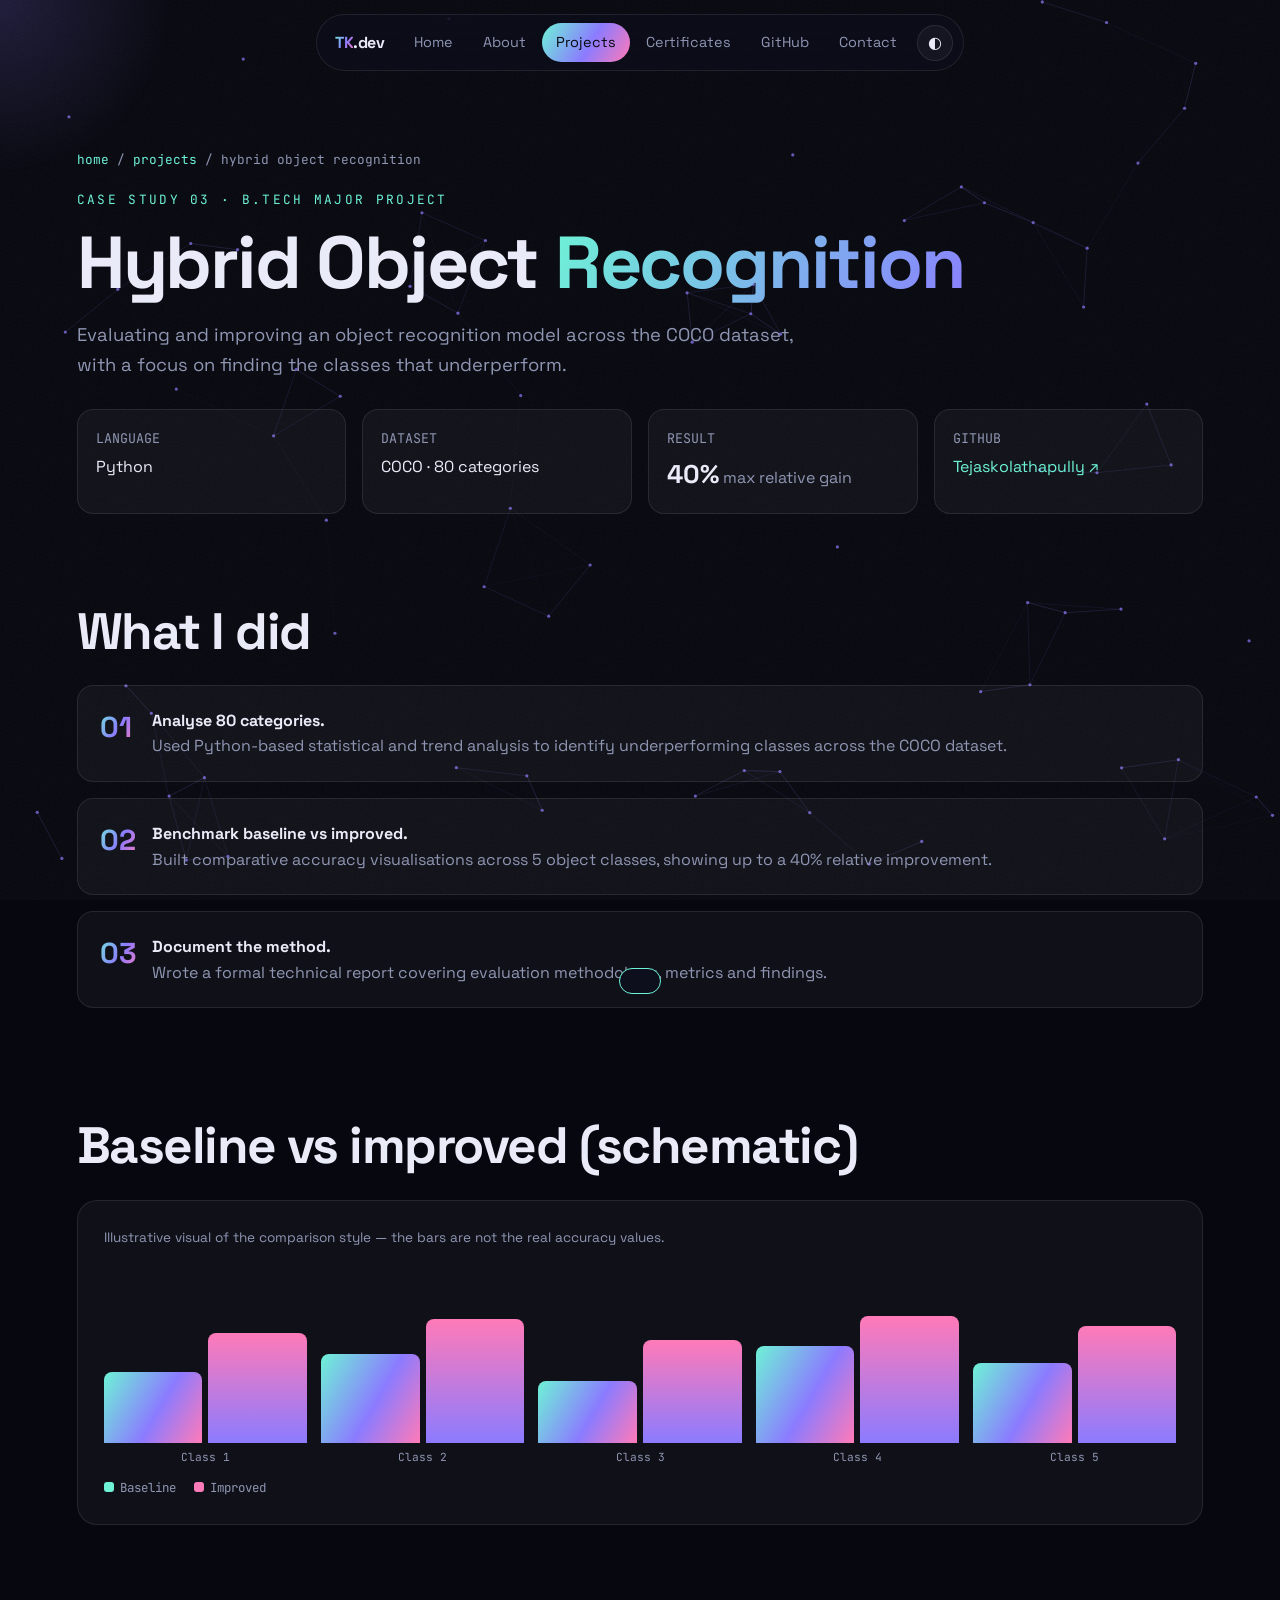
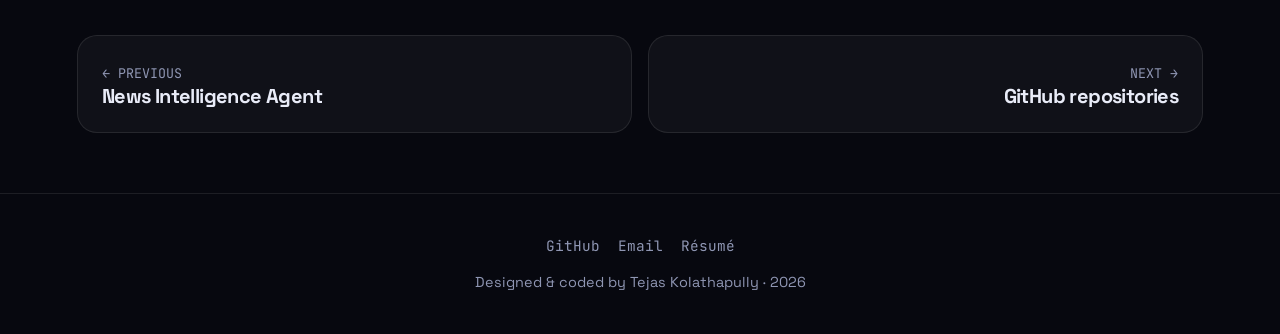
<file: project-vision.html>
<!doctype html>
<html lang="en" data-theme="dark">
<head>
<meta charset="utf-8"><meta name="viewport" content="width=device-width,initial-scale=1">
<title>Hybrid Object Recognition — Tejas Kolathapully</title>
<link rel="preconnect" href="https://fonts.googleapis.com"><link rel="preconnect" href="https://fonts.gstatic.com" crossorigin>
<link href="https://fonts.googleapis.com/css2?family=JetBrains+Mono:wght@400;600&family=Space+Grotesk:wght@400;500;700&display=swap" rel="stylesheet">
<link rel="stylesheet" href="style.css">
</head>
<body>
<main>
  <div class="page-hero">
    <div class="crumbs"><a href="index.html">home</a> / <a href="projects.html">projects</a> / hybrid object recognition</div>
    <div class="eyebrow">Case study 03 · B.Tech major project</div>
    <h1 class="reveal">Hybrid Object <span class="grad">Recognition</span></h1>
    <p class="lead reveal d1" style="margin-top:18px">Evaluating and improving an object recognition model across the COCO dataset, with a focus on finding the classes that underperform.</p>
    <div class="kv reveal"><div><small>LANGUAGE</small>Python</div><div><small>DATASET</small>COCO · 80 categories</div><div><small>RESULT</small><span data-count="40" data-suffix="%" style="font-size:1.6rem;font-weight:700">0</span> <span class="muted">max relative gain</span></div><div><small>GITHUB</small><a href="https://github.com/Tejaskolathapully" target="_blank" rel="noopener" style="color:var(--a1)">Tejaskolathapully ↗</a></div></div>
  </div>

  <section>
    <h2 class="reveal">What I did</h2>
    <ol class="steps">
      <li class="reveal"><b>Analyse 80 categories.</b><p class="muted">Used Python-based statistical and trend analysis to identify underperforming classes across the COCO dataset.</p></li>
      <li class="reveal d1"><b>Benchmark baseline vs improved.</b><p class="muted">Built comparative accuracy visualisations across 5 object classes, showing up to a 40% relative improvement.</p></li>
      <li class="reveal d2"><b>Document the method.</b><p class="muted">Wrote a formal technical report covering evaluation methodology, metrics and findings.</p></li>
    </ol>
  </section>

  <section class="reveal">
    <h2>Baseline vs improved (schematic)</h2>
    <div class="chartbox"><p class="muted" style="font-size:.85rem">Illustrative visual of the comparison style — the bars are not the real accuracy values.</p>
      <div class="bars" style="margin-top:18px">
        <div class="b"><div style="display:flex;gap:6px;align-items:flex-end;height:100%;width:100%"><u style="--h:40%"></u><u class="alt" style="--h:62%"></u></div><span>Class 1</span></div>
        <div class="b"><div style="display:flex;gap:6px;align-items:flex-end;height:100%;width:100%"><u style="--h:50%"></u><u class="alt" style="--h:70%"></u></div><span>Class 2</span></div>
        <div class="b"><div style="display:flex;gap:6px;align-items:flex-end;height:100%;width:100%"><u style="--h:35%"></u><u class="alt" style="--h:58%"></u></div><span>Class 3</span></div>
        <div class="b"><div style="display:flex;gap:6px;align-items:flex-end;height:100%;width:100%"><u style="--h:55%"></u><u class="alt" style="--h:72%"></u></div><span>Class 4</span></div>
        <div class="b"><div style="display:flex;gap:6px;align-items:flex-end;height:100%;width:100%"><u style="--h:45%"></u><u class="alt" style="--h:66%"></u></div><span>Class 5</span></div>
      </div>
      <div class="legend"><span><i></i>Baseline</span><span><i class="alt"></i>Improved</span></div></div>
  </section>

  <div class="pn"><a href="project-news.html"><small>← PREVIOUS</small><h3>News Intelligence Agent</h3></a><a href="github.html" style="text-align:right"><small>NEXT →</small><h3>GitHub repositories</h3></a></div>
</main>
<script src="main.js"></script>
</body>
</html>
</file>
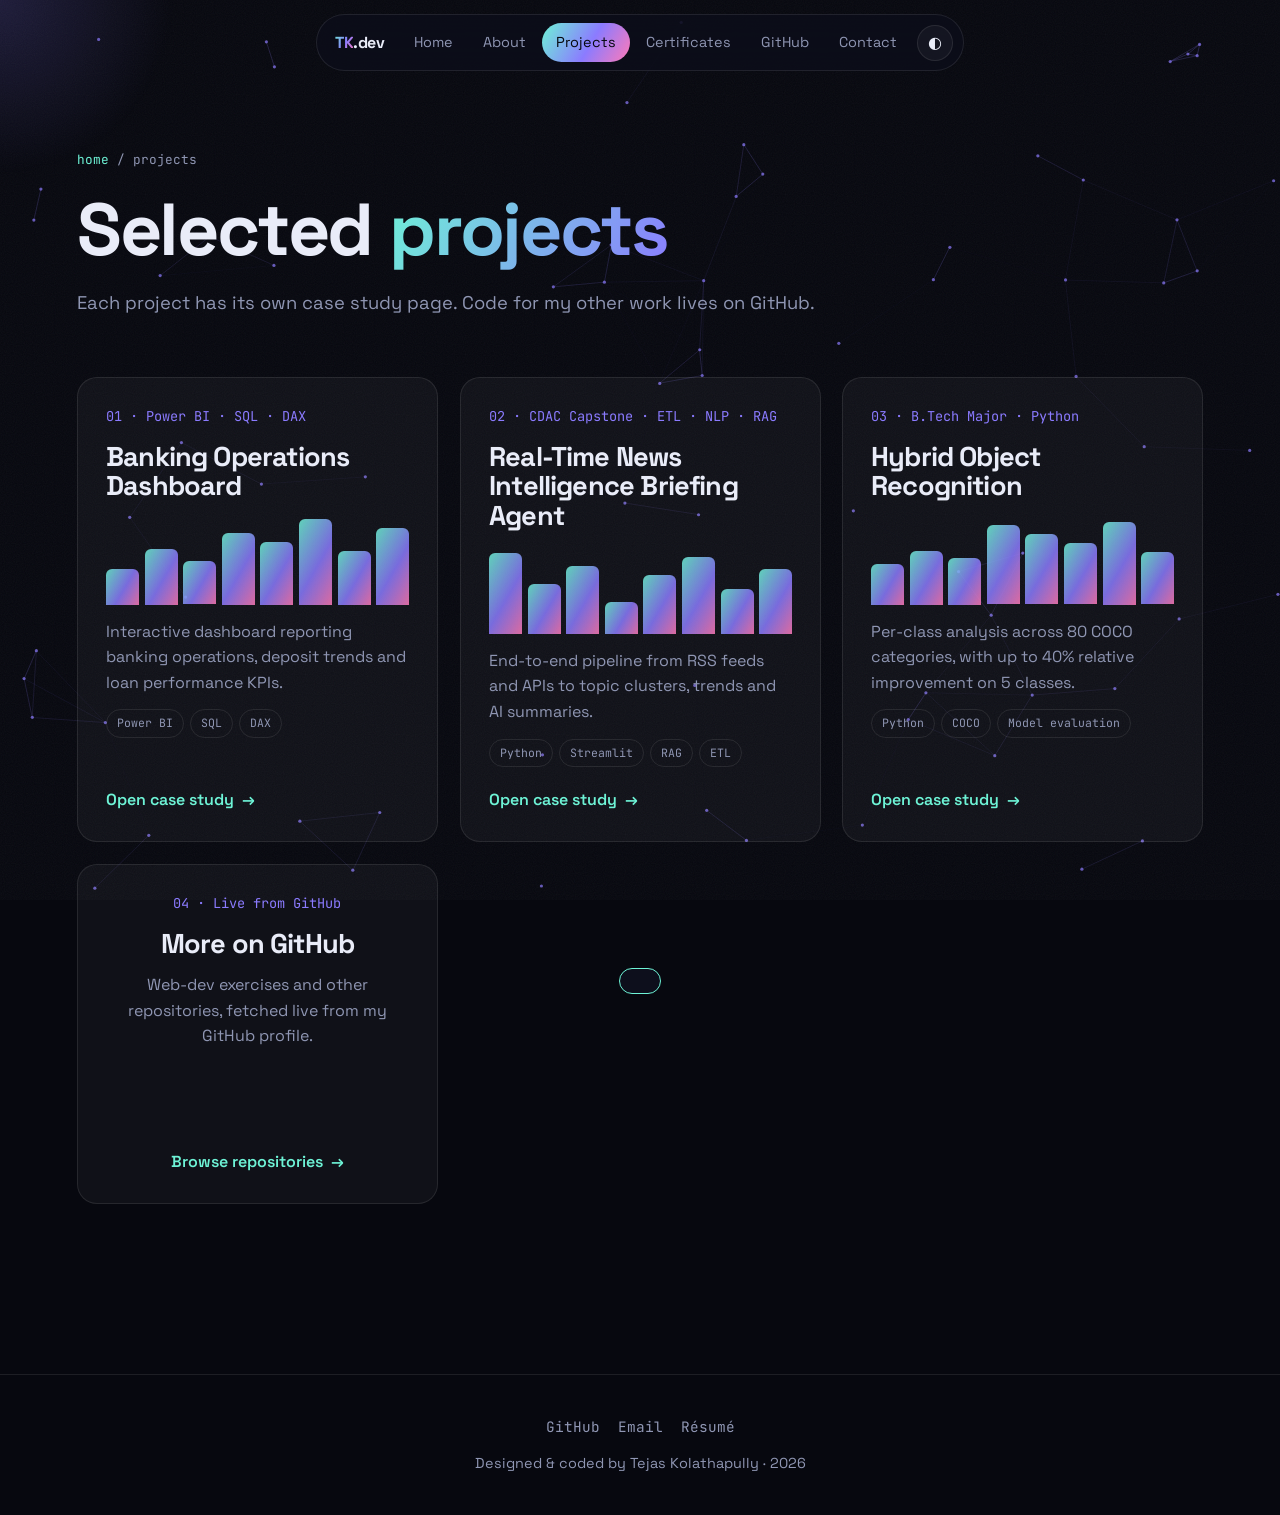
<file: projects.html>
<!doctype html>
<html lang="en" data-theme="dark">
<head>
<meta charset="utf-8"><meta name="viewport" content="width=device-width,initial-scale=1">
<title>Projects — Tejas Kolathapully</title>
<link rel="preconnect" href="https://fonts.googleapis.com"><link rel="preconnect" href="https://fonts.gstatic.com" crossorigin>
<link href="https://fonts.googleapis.com/css2?family=JetBrains+Mono:wght@400;600&family=Space+Grotesk:wght@400;500;700&display=swap" rel="stylesheet">
<link rel="stylesheet" href="style.css">
</head>
<body>
<main>
  <div class="page-hero">
    <div class="crumbs"><a href="index.html">home</a> / projects</div>
    <h1 class="reveal">Selected <span class="grad">projects</span></h1>
    <p class="lead reveal d1" style="margin-top:18px">Each project has its own case study page. Code for my other work lives on GitHub.</p>
  </div>

  <section class="grid g2">
    <a class="card proj tilt reveal" href="project-banking.html">
      <span class="num">01 · Power BI · SQL · DAX</span><h3>Banking Operations Dashboard</h3>
      <div class="viz"><u style="--h:40%"></u><u style="--h:62%"></u><u style="--h:48%"></u><u style="--h:80%"></u><u style="--h:70%"></u><u style="--h:95%"></u><u style="--h:60%"></u><u style="--h:85%"></u></div>
      <p class="muted">Interactive dashboard reporting banking operations, deposit trends and loan performance KPIs.</p>
      <div><span class="tag">Power BI</span><span class="tag">SQL</span><span class="tag">DAX</span></div><span class="go">Open case study <i>→</i></span>
    </a>
    <a class="card proj tilt reveal d1" href="project-news.html">
      <span class="num">02 · CDAC Capstone · ETL · NLP · RAG</span><h3>Real-Time News Intelligence Briefing Agent</h3>
      <div class="viz"><u style="--h:90%"></u><u style="--h:55%"></u><u style="--h:75%"></u><u style="--h:35%"></u><u style="--h:65%"></u><u style="--h:85%"></u><u style="--h:50%"></u><u style="--h:72%"></u></div>
      <p class="muted">End-to-end pipeline from RSS feeds and APIs to topic clusters, trends and AI summaries.</p>
      <div><span class="tag">Python</span><span class="tag">Streamlit</span><span class="tag">RAG</span><span class="tag">ETL</span></div><span class="go">Open case study <i>→</i></span>
    </a>
    <a class="card proj tilt reveal" href="project-vision.html">
      <span class="num">03 · B.Tech Major · Python</span><h3>Hybrid Object Recognition</h3>
      <div class="viz"><u style="--h:45%"></u><u style="--h:60%"></u><u style="--h:52%"></u><u style="--h:88%"></u><u style="--h:78%"></u><u style="--h:68%"></u><u style="--h:92%"></u><u style="--h:58%"></u></div>
      <p class="muted">Per-class analysis across 80 COCO categories, with up to 40% relative improvement on 5 classes.</p>
      <div><span class="tag">Python</span><span class="tag">COCO</span><span class="tag">Model evaluation</span></div><span class="go">Open case study <i>→</i></span>
    </a>
    <a class="card proj tilt reveal d1" href="github.html" style="justify-content:center;text-align:center;align-items:center">
      <span class="num">04 · Live from GitHub</span><h3>More on GitHub</h3>
      <p class="muted">Web-dev exercises and other repositories, fetched live from my GitHub profile.</p><span class="go">Browse repositories <i>→</i></span>
    </a>
  </section>
</main>
<script src="main.js"></script>
</body>
</html>
</file>
<file: style.css>
/* ==========================================================
   Tejas Kolathapully — Portfolio
   Shared stylesheet for every page
   ========================================================== */
:root{
  --bg:#07080f; --bg2:#0d0f1c; --card:rgba(255,255,255,.04); --card-b:rgba(255,255,255,.09);
  --text:#e9ecf8; --muted:#8f96b3; --a1:#6ef3d6; --a2:#8b7bff; --a3:#ff7ab8; --a4:#ffd166;
  --grad:linear-gradient(120deg,var(--a1),var(--a2) 55%,var(--a3));
  --radius:20px; --ease:cubic-bezier(.2,.8,.2,1);
  --mono:'JetBrains Mono',ui-monospace,SFMono-Regular,Menlo,monospace;
  --sans:'Space Grotesk','Segoe UI',system-ui,sans-serif;
}
[data-theme="light"]{
  --bg:#f5f6fc; --bg2:#ffffff; --card:rgba(20,24,60,.04); --card-b:rgba(20,24,60,.12);
  --text:#14172b; --muted:#59607f; --a1:#0fa88a; --a2:#5b49e8; --a3:#d6337f; --a4:#c78a00;
}
*{box-sizing:border-box;margin:0;padding:0}
html{scroll-behavior:smooth}
body{background:var(--bg);color:var(--text);font-family:var(--sans);line-height:1.6;overflow-x:hidden;transition:background .4s,color .4s}
a{color:inherit;text-decoration:none}
img{max-width:100%;display:block}
::selection{background:var(--a2);color:#fff}
::-webkit-scrollbar{width:10px}::-webkit-scrollbar-thumb{background:var(--a2);border-radius:10px}::-webkit-scrollbar-track{background:var(--bg)}

#bg-canvas{position:fixed;inset:0;z-index:-2;width:100%;height:100%}
.noise{position:fixed;inset:0;z-index:-1;pointer-events:none;opacity:.05;
  background-image:url("data:image/svg+xml;utf8,<svg xmlns='http://www.w3.org/2000/svg' width='160' height='160'><filter id='n'><feTurbulence type='fractalNoise' baseFrequency='.9' numOctaves='2'/></filter><rect width='100%' height='100%' filter='url(%23n)'/></svg>")}
#progress{position:fixed;top:0;left:0;height:3px;width:0;background:var(--grad);z-index:200}
.cursor-glow{position:fixed;width:380px;height:380px;border-radius:50%;pointer-events:none;z-index:-1;
  background:radial-gradient(circle,rgba(139,123,255,.18),transparent 65%);transform:translate(-50%,-50%);transition:opacity .3s}
@media (hover:none){.cursor-glow{display:none}}

/* page curtain */
#curtain{position:fixed;inset:0;z-index:500;display:flex;pointer-events:none}
#curtain i{flex:1;background:var(--bg2);transform:scaleY(1);transform-origin:top;transition:transform .6s var(--ease)}
#curtain.out i{transform:scaleY(0)}
#curtain.in i{transform-origin:bottom;transform:scaleY(1)}
#curtain i:nth-child(1){transition-delay:0s}#curtain i:nth-child(2){transition-delay:.05s}
#curtain i:nth-child(3){transition-delay:.1s}#curtain i:nth-child(4){transition-delay:.15s}#curtain i:nth-child(5){transition-delay:.2s}

/* nav */
nav.top{position:fixed;top:14px;left:50%;transform:translateX(-50%);z-index:150;display:flex;align-items:center;gap:6px;
  padding:8px 10px 8px 18px;border-radius:999px;background:rgba(13,15,28,.65);backdrop-filter:blur(16px);border:1px solid var(--card-b);max-width:96vw}
[data-theme="light"] nav.top{background:rgba(255,255,255,.75)}
nav.top .logo{font-weight:700;margin-right:10px;letter-spacing:-.5px;white-space:nowrap}
nav.top .logo b{background:var(--grad);-webkit-background-clip:text;background-clip:text;color:transparent}
nav.top a.l{padding:8px 14px;border-radius:999px;font-size:.9rem;color:var(--muted);transition:.25s;position:relative}
nav.top a.l:hover{color:var(--text);background:var(--card)}
nav.top a.l.active{color:#07080f;background:var(--grad)}
#theme{border:1px solid var(--card-b);background:var(--card);color:var(--text);width:36px;height:36px;border-radius:50%;cursor:pointer;font-size:1rem;margin-left:4px}
#burger{display:none;background:none;border:0;color:var(--text);font-size:1.4rem;cursor:pointer}
@media(max-width:820px){
  nav.top{width:calc(100% - 20px);justify-content:space-between;border-radius:22px;flex-wrap:wrap}
  #burger{display:block}
  nav.top .links{display:none;width:100%;flex-direction:column;padding:6px 0}
  nav.top.open .links{display:flex}
  nav.top a.l{display:block}
}
nav.top .links{display:flex;gap:2px;align-items:center}

main{padding:120px 6vw 60px;max-width:1280px;margin:0 auto}
section{margin-bottom:110px}
.eyebrow{font-family:var(--mono);font-size:.8rem;color:var(--a1);letter-spacing:.18em;text-transform:uppercase;margin-bottom:12px}
h1,h2,h3{letter-spacing:-.03em;line-height:1.08}
h1{font-size:clamp(2.6rem,7vw,5.6rem)}
h2{font-size:clamp(1.9rem,4.2vw,3.2rem);margin-bottom:26px}
h3{font-size:1.25rem}
.grad{background:var(--grad);-webkit-background-clip:text;background-clip:text;color:transparent;background-size:200% auto;animation:shine 6s linear infinite}
@keyframes shine{to{background-position:200% center}}
p.lead{font-size:1.15rem;color:var(--muted);max-width:62ch}
.muted{color:var(--muted)}

/* buttons */
.btn{display:inline-flex;align-items:center;gap:10px;padding:14px 26px;border-radius:999px;font-weight:600;cursor:pointer;border:1px solid var(--card-b);
  background:var(--card);color:var(--text);transition:transform .25s var(--ease),box-shadow .3s,background .3s;position:relative;overflow:hidden}
.btn:hover{box-shadow:0 10px 40px -10px var(--a2)}
.btn.primary{background:var(--grad);color:#07080f;border:0}
.btn.primary:hover{box-shadow:0 12px 44px -8px var(--a3)}
.row{display:flex;gap:14px;flex-wrap:wrap}

/* hero */
.hero{min-height:82vh;display:grid;grid-template-columns:1.25fr .75fr;gap:50px;align-items:center}
@media(max-width:900px){.hero{grid-template-columns:1fr;text-align:left}.hero .photo-wrap{order:-1;max-width:300px}}
.hero h1 .wave{display:inline-block;animation:wave 2.2s ease-in-out infinite;transform-origin:70% 70%}
@keyframes wave{0%,60%,100%{transform:rotate(0)}10%{transform:rotate(16deg)}20%{transform:rotate(-8deg)}30%{transform:rotate(16deg)}40%{transform:rotate(-4deg)}50%{transform:rotate(10deg)}}
.typed{font-family:var(--mono);font-size:clamp(1rem,2.2vw,1.4rem);color:var(--a1);margin:18px 0 22px;min-height:2em}
.typed::after{content:'▍';animation:blink 1s steps(1) infinite;margin-left:2px}
@keyframes blink{50%{opacity:0}}
.photo-wrap{position:relative;aspect-ratio:1;max-width:420px;justify-self:center;width:100%}
.photo-wrap .ring{position:absolute;inset:-14px;border-radius:50%;background:conic-gradient(from 0deg,var(--a1),var(--a2),var(--a3),var(--a4),var(--a1));animation:spin 8s linear infinite;filter:blur(2px)}
.photo-wrap .ring::after{content:'';position:absolute;inset:6px;background:var(--bg);border-radius:50%}
.photo-wrap img{position:relative;border-radius:50%;width:100%;height:100%;object-fit:cover;object-position:center 20%;background:#fff}
@keyframes spin{to{transform:rotate(360deg)}}
.float-chip{position:absolute;padding:8px 14px;border-radius:999px;background:var(--bg2);border:1px solid var(--card-b);font-family:var(--mono);font-size:.78rem;animation:bob 5s ease-in-out infinite;box-shadow:0 10px 30px -12px #000}
.float-chip:nth-of-type(1){top:6%;left:-8%}.float-chip:nth-of-type(2){bottom:14%;right:-10%;animation-delay:-2s}.float-chip:nth-of-type(3){bottom:-4%;left:8%;animation-delay:-3.5s}
@keyframes bob{50%{transform:translateY(-12px)}}

/* marquee */
.marquee{overflow:hidden;border-block:1px solid var(--card-b);padding:18px 0;margin:0 -6vw 110px;mask-image:linear-gradient(90deg,transparent,#000 12%,#000 88%,transparent)}
.marquee .track{display:flex;gap:46px;width:max-content;animation:marq 30s linear infinite}
.marquee:hover .track{animation-play-state:paused}
.marquee span{font-family:var(--mono);font-size:1.05rem;color:var(--muted);white-space:nowrap}
.marquee span::before{content:'✦ ';color:var(--a2)}
@keyframes marq{to{transform:translateX(-50%)}}

/* cards */
.grid{display:grid;gap:22px}
.g2{grid-template-columns:repeat(auto-fit,minmax(300px,1fr))}
.g3{grid-template-columns:repeat(auto-fit,minmax(260px,1fr))}
.card{background:var(--card);border:1px solid var(--card-b);border-radius:var(--radius);padding:28px;position:relative;overflow:hidden;transition:border-color .3s,transform .3s var(--ease)}
.card::before{content:'';position:absolute;inset:0;background:radial-gradient(500px circle at var(--mx,50%) var(--my,0%),rgba(139,123,255,.16),transparent 45%);opacity:0;transition:opacity .3s;pointer-events:none}
.card:hover::before{opacity:1}
.card:hover{border-color:rgba(139,123,255,.5)}
.tilt{transform-style:preserve-3d;will-change:transform}
.tag{display:inline-block;font-family:var(--mono);font-size:.72rem;padding:4px 10px;border-radius:999px;border:1px solid var(--card-b);color:var(--muted);margin:0 6px 6px 0}

/* stats */
.stats{display:grid;grid-template-columns:repeat(auto-fit,minmax(170px,1fr));gap:18px}
.stat{padding:24px;border-radius:var(--radius);border:1px solid var(--card-b);background:var(--card)}
.stat b{display:block;font-size:2.6rem;letter-spacing:-.04em;background:var(--grad);-webkit-background-clip:text;background-clip:text;color:transparent}
.stat span{color:var(--muted);font-size:.9rem}

/* project cards */
.proj{display:flex;flex-direction:column;gap:14px;min-height:340px}
.proj .num{font-family:var(--mono);color:var(--a2);font-size:.85rem}
.proj h3{font-size:1.7rem}
.proj .go{margin-top:auto;display:flex;align-items:center;gap:8px;font-weight:600;color:var(--a1)}
.proj .go i{transition:transform .3s var(--ease);font-style:normal}
.proj:hover .go i{transform:translateX(8px)}
.proj .viz{height:90px;display:flex;align-items:flex-end;gap:6px}
.proj .viz u{flex:1;background:var(--grad);border-radius:6px 6px 0 0;height:var(--h);transform-origin:bottom;animation:grow 1.2s var(--ease) both;opacity:.85;text-decoration:none}
@keyframes grow{from{transform:scaleY(0)}}

/* timeline */
.timeline{position:relative;padding-left:34px}
.timeline::before{content:'';position:absolute;left:8px;top:6px;bottom:6px;width:2px;background:linear-gradient(var(--a1),var(--a2),var(--a3))}
.tl{position:relative;margin-bottom:34px}
.tl::before{content:'';position:absolute;left:-34px;top:6px;width:18px;height:18px;border-radius:50%;background:var(--bg);border:3px solid var(--a1);box-shadow:0 0 18px var(--a1)}
.tl .when{font-family:var(--mono);font-size:.8rem;color:var(--a1)}

/* skill bars */
.skill{margin-bottom:18px}
.skill .top{display:flex;justify-content:space-between;font-size:.95rem;margin-bottom:6px}
.bar{height:8px;background:var(--card-b);border-radius:10px;overflow:hidden}
.bar i{display:block;height:100%;width:0;background:var(--grad);border-radius:10px;transition:width 1.4s var(--ease)}

/* reveal */
.reveal{opacity:0;transform:translateY(34px);transition:opacity .9s var(--ease),transform .9s var(--ease)}
.reveal.show{opacity:1;transform:none}
.reveal.d1{transition-delay:.1s}.reveal.d2{transition-delay:.2s}.reveal.d3{transition-delay:.3s}

/* page hero (inner pages) */
.page-hero{padding:30px 0 60px}
.page-hero h1{font-size:clamp(2.4rem,6vw,4.6rem)}
.crumbs{font-family:var(--mono);font-size:.8rem;color:var(--muted);margin-bottom:20px}
.crumbs a{color:var(--a1)}

/* certificates */
.filters{display:flex;gap:10px;flex-wrap:wrap;margin-bottom:30px}
.filters button{font:inherit;padding:9px 18px;border-radius:999px;border:1px solid var(--card-b);background:var(--card);color:var(--muted);cursor:pointer;transition:.25s}
.filters button.on,.filters button:hover{color:#07080f;background:var(--grad);border-color:transparent}
.cert{padding:0;cursor:zoom-in}
.cert .img{aspect-ratio:4/3;overflow:hidden;background:#fff}
.cert .img img{width:100%;height:100%;object-fit:cover;object-position:top;transition:transform .7s var(--ease)}
.cert:hover .img img{transform:scale(1.07)}
.cert .meta{padding:20px 22px 24px}
.cert .meta small{font-family:var(--mono);color:var(--a1)}
.cert .meta h3{margin:6px 0}
.cert.hide{display:none}
#lightbox{position:fixed;inset:0;z-index:400;background:rgba(4,5,12,.9);backdrop-filter:blur(8px);display:none;align-items:center;justify-content:center;flex-direction:column;gap:16px;padding:30px}
#lightbox.open{display:flex;animation:fade .3s}
#lightbox img{max-height:78vh;max-width:92vw;border-radius:14px;box-shadow:0 30px 100px -20px #000}
#lightbox p{color:#cfd3ea}
@keyframes fade{from{opacity:0}}

/* github repos */
.repo{display:flex;flex-direction:column;gap:10px}
.repo h3{font-family:var(--mono);font-size:1.05rem;color:var(--a1)}
.repo .meta{display:flex;gap:14px;font-family:var(--mono);font-size:.78rem;color:var(--muted);margin-top:auto}
.dot{display:inline-block;width:10px;height:10px;border-radius:50%;background:var(--a2);margin-right:6px}

/* project detail */
.kv{display:grid;grid-template-columns:repeat(auto-fit,minmax(180px,1fr));gap:16px;margin:30px 0}
.kv div{padding:18px;border-radius:16px;border:1px solid var(--card-b);background:var(--card)}
.kv small{font-family:var(--mono);color:var(--muted);display:block;margin-bottom:4px}
.steps{counter-reset:s;display:grid;gap:16px}
.steps li{list-style:none;counter-increment:s;padding:22px 22px 22px 74px;position:relative;border-radius:16px;border:1px solid var(--card-b);background:var(--card)}
.steps li::before{content:counter(s,decimal-leading-zero);position:absolute;left:22px;top:18px;font-size:1.8rem;font-weight:700;background:var(--grad);-webkit-background-clip:text;background-clip:text;color:transparent}
.flow{display:flex;flex-wrap:wrap;gap:10px;align-items:center;margin:20px 0}
.flow .n{padding:12px 18px;border-radius:14px;border:1px solid var(--card-b);background:var(--card);font-family:var(--mono);font-size:.85rem;animation:pulse 3s ease-in-out infinite}
.flow .n:nth-child(4n+3){animation-delay:.5s}.flow .n:nth-child(4n+5){animation-delay:1s}
.flow .arr{color:var(--a2);font-size:1.3rem}
@keyframes pulse{50%{border-color:var(--a1);box-shadow:0 0 24px -6px var(--a1)}}
.chartbox{padding:26px;border-radius:var(--radius);border:1px solid var(--card-b);background:var(--card)}
.bars{display:flex;align-items:flex-end;gap:14px;height:200px;margin-top:14px}
.bars .b{flex:1;display:flex;flex-direction:column;justify-content:flex-end;align-items:center;gap:6px;height:100%}
.bars .b u{width:100%;border-radius:8px 8px 0 0;background:var(--grad);height:0;transition:height 1.3s var(--ease);text-decoration:none}
.bars .b u.alt{background:linear-gradient(var(--a3),var(--a2))}
.bars .b span{font-family:var(--mono);font-size:.7rem;color:var(--muted)}
.bars.show .b u{height:var(--h)}
.legend{display:flex;gap:18px;font-family:var(--mono);font-size:.78rem;color:var(--muted);margin-top:12px}
.legend i{display:inline-block;width:10px;height:10px;border-radius:3px;margin-right:6px;background:var(--a1)}
.legend i.alt{background:var(--a3)}
.pn{display:flex;justify-content:space-between;gap:16px;flex-wrap:wrap;margin-top:60px}
.pn a{flex:1;min-width:240px;padding:24px;border-radius:var(--radius);border:1px solid var(--card-b);background:var(--card);transition:.3s}
.pn a:hover{border-color:var(--a2);transform:translateY(-4px)}
.pn small{font-family:var(--mono);color:var(--muted)}

/* contact */
.big-mail{font-size:clamp(1.5rem,5vw,3.6rem);font-weight:700;letter-spacing:-.04em;word-break:break-all;display:inline-block}
.big-mail:hover{background:var(--grad);-webkit-background-clip:text;background-clip:text;color:transparent}
form.contact{display:grid;gap:14px;max-width:560px}
form.contact input,form.contact textarea{font:inherit;color:var(--text);background:var(--card);border:1px solid var(--card-b);border-radius:14px;padding:14px 16px;outline:none;transition:.25s}
form.contact input:focus,form.contact textarea:focus{border-color:var(--a2);box-shadow:0 0 0 4px rgba(139,123,255,.18)}

footer{border-top:1px solid var(--card-b);padding:40px 6vw;text-align:center;color:var(--muted);font-size:.9rem}
footer .soc{display:flex;gap:18px;justify-content:center;margin-bottom:14px;font-family:var(--mono)}
footer .soc a:hover{color:var(--a1)}
.spark{position:fixed;width:6px;height:6px;border-radius:50%;pointer-events:none;z-index:350;animation:spark .8s ease-out forwards}
@keyframes spark{to{transform:translate(var(--dx),var(--dy)) scale(0);opacity:0}}
.toast{position:fixed;bottom:26px;left:50%;transform:translateX(-50%) translateY(120px);background:var(--bg2);border:1px solid var(--a1);padding:12px 20px;border-radius:14px;z-index:600;transition:transform .5s var(--ease);font-family:var(--mono);font-size:.85rem}
.toast.show{transform:translateX(-50%) translateY(0)}
@media (prefers-reduced-motion:reduce){*{animation:none!important;transition:none!important}.reveal{opacity:1;transform:none}}
</file>
